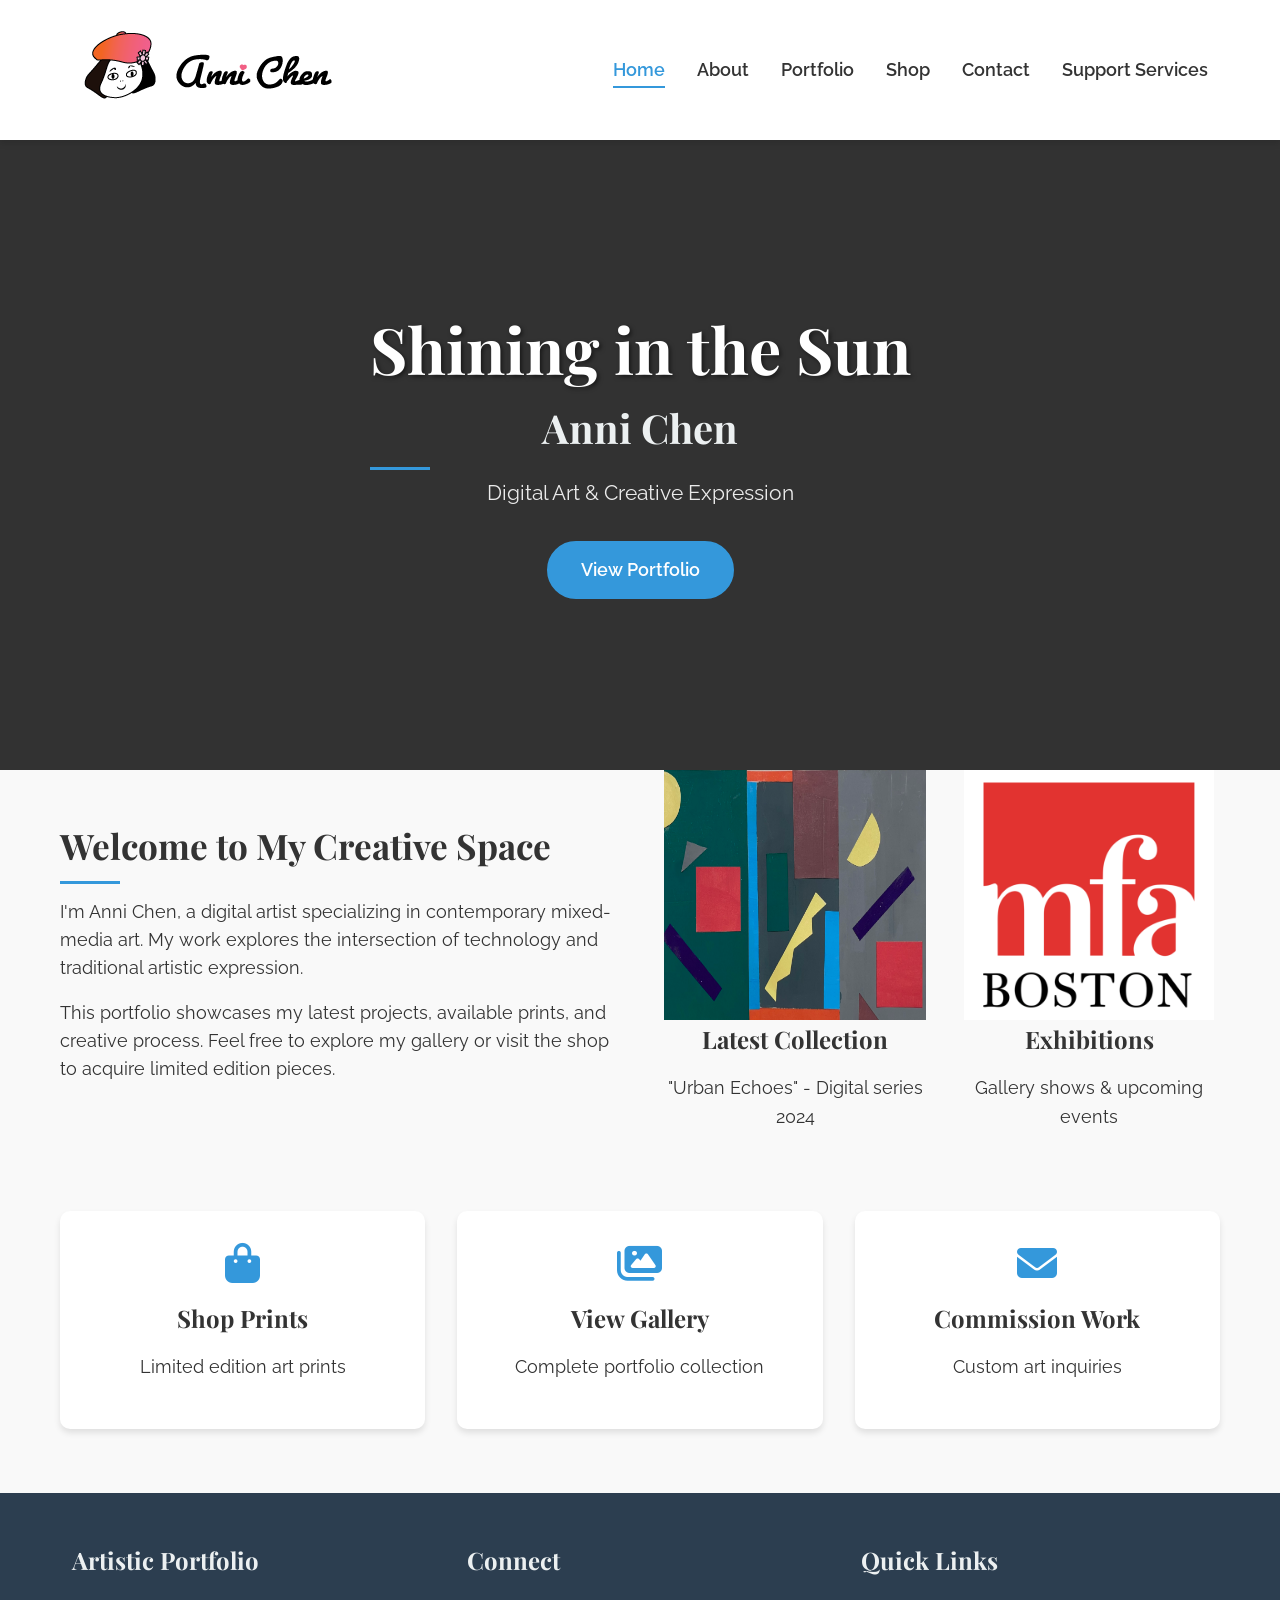
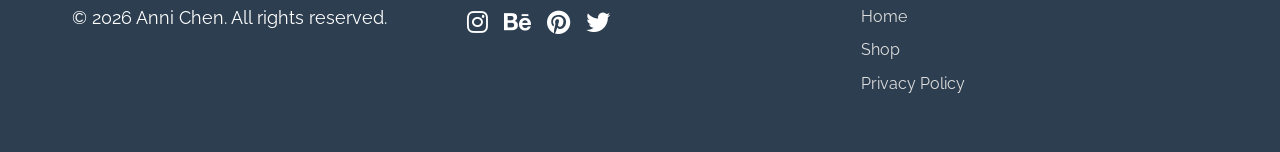
<file: index.html>
<!DOCTYPE html>
<html lang="en">

<head>
    <meta charset="UTF-8">
    <meta name="viewport" content="width=device-width, initial-scale=1.0">
    <meta name="description"
        content="Official portfolio and online shop of Anni Chen, contemporary visual artist and designer based in Boston. Explore digital art, paintings, brand identity, and available fine art prints.">
    <meta name="keywords"
        content="Anni Chen, visual artist, digital art, contemporary art, paintings, brand identity, illustration, fine art prints, art shop, Boston artist">
    <title>Anni Chen Portfolio: Home</title>
    <link rel="stylesheet" href="styles.css">
    <link rel="preconnect" href="https://fonts.googleapis.com">
    <link rel="preconnect" href="https://fonts.gstatic.com" crossorigin>
    <link
        href="https://fonts.googleapis.com/css2?family=Playfair+Display:wght@400;700&family=Raleway:wght@300;400;600&display=swap"
        rel="stylesheet">
    <link rel="stylesheet" href="https://cdnjs.cloudflare.com/ajax/libs/font-awesome/6.4.0/css/all.min.css">
</head>

<body>
    <!-- Navigation Menu -->
    <nav class="main-nav">
        <div class="nav-container">
            <div class="logo">
                <a href="index.html"><img src="images/Mark2026_anni_chen.png" alt="Anni Chen Logo"></a>
            </div>
            <button class="mobile-menu-btn" aria-label="Toggle menu">
                <i class="fas fa-bars"></i>
            </button>
            <ul class="nav-menu">
                <li><a href="index.html" class="active">Home</a></li>
                <li><a href="about.html">About</a></li>
                <li><a href="portfolio.html">Portfolio</a></li>
                <li><a href="shop.html">Shop</a></li>
                <li><a href="contact.html">Contact</a></li>
                <li><a href="services.html">Support Services</a></li>
            </ul>
        </div>
    </nav>
    <!-- Banner Section -->
    <header class="banner" id="home-banner">
        <div class="banner-overlay">
            <div class="banner-content">
                <h1 class="site-title">Shining in the Sun</h1>
                <h2 class="artist-name">Anni Chen</h2>
                <p class="tagline">Digital Art & Creative Expression</p>
                <a href="portfolio.html" class="cta-button">View Portfolio</a>
            </div>
        </div>
    </header>

    <!-- Main Content -->
    <main class="container">
        <section class="intro-section">
            <div class="intro-text">
                <h2>Welcome to My Creative Space</h2>
                <p>I'm Anni Chen, a digital artist specializing in contemporary mixed-media art. My work explores
                    the intersection of technology and traditional artistic expression.</p>
                <p>This portfolio showcases my latest projects, available prints, and creative process. Feel free to
                    explore my gallery or visit the shop to acquire limited edition pieces.</p>
            </div>
            <div class="featured-work">
                <div class="work-preview">
                    <a href="shop.html"><img class="product-image"
                            style="height:250px; display: block; margin-left: auto; margin-right: auto;"
                            src="images/shop_urban_echoes.jpg" alt="urban_echoes"></a>
                    <h3>Latest Collection</h3>
                    <p>"Urban Echoes" - Digital series 2024</p>
                </div>
                <div class="work-preview">
                    <a href="https://www.mfa.org/exhibitions/upcoming" target="_blank" rel="noopener noreferrer"><img
                            class="product-image"
                            style="height: 250px; display: block; margin-left: auto; margin-right: auto;"
                            src="images/mfa_boston_logo.png" alt="mfa_boston_logo"></a>
                    <h3>Exhibitions</h3>
                    <p>Gallery shows & upcoming events</p>
                </div>
            </div>
        </section>

        <section class="quick-links">
            <a href="shop.html" class="link-card">
                <i class="fas fa-shopping-bag"></i>
                <h3>Shop Prints</h3>
                <p>Limited edition art prints</p>
            </a>
            <a href="portfolio.html" class="link-card">
                <i class="fas fa-images"></i>
                <h3>View Gallery</h3>
                <p>Complete portfolio collection</p>
            </a>
            <a href="contact.html" class="link-card">
                <i class="fas fa-envelope"></i>
                <h3>Commission Work</h3>
                <p>Custom art inquiries</p>
            </a>
        </section>
    </main>

    <!-- Footer -->
    <footer>
        <div class="footer-content">
            <div class="footer-section">
                <h3>Artistic Portfolio</h3>
                <p>© 2026 Anni Chen. All rights reserved.</p>
            </div>
            <div class="footer-section">
                <h3>Connect</h3>
                <div class="social-links">
                    <a href="#"><i class="fab fa-instagram"></i></a>
                    <a href="#"><i class="fab fa-behance"></i></a>
                    <a href="#"><i class="fab fa-pinterest"></i></a>
                    <a href="#"><i class="fab fa-twitter"></i></a>
                </div>
            </div>
            <div class="footer-section">
                <h3>Quick Links</h3>
                <ul>
                    <li><a href="index.html">Home</a></li>
                    <li><a href="shop.html">Shop</a></li>
                    <li><a href="#privacy">Privacy Policy</a></li>
                </ul>
            </div>
        </div>
    </footer>

    <script>
        // Mobile menu toggle
        document.querySelector('.mobile-menu-btn').addEventListener('click', function () {
            document.querySelector('.nav-menu').classList.toggle('show');
        });
    </script>
</body>

</html>
</file>
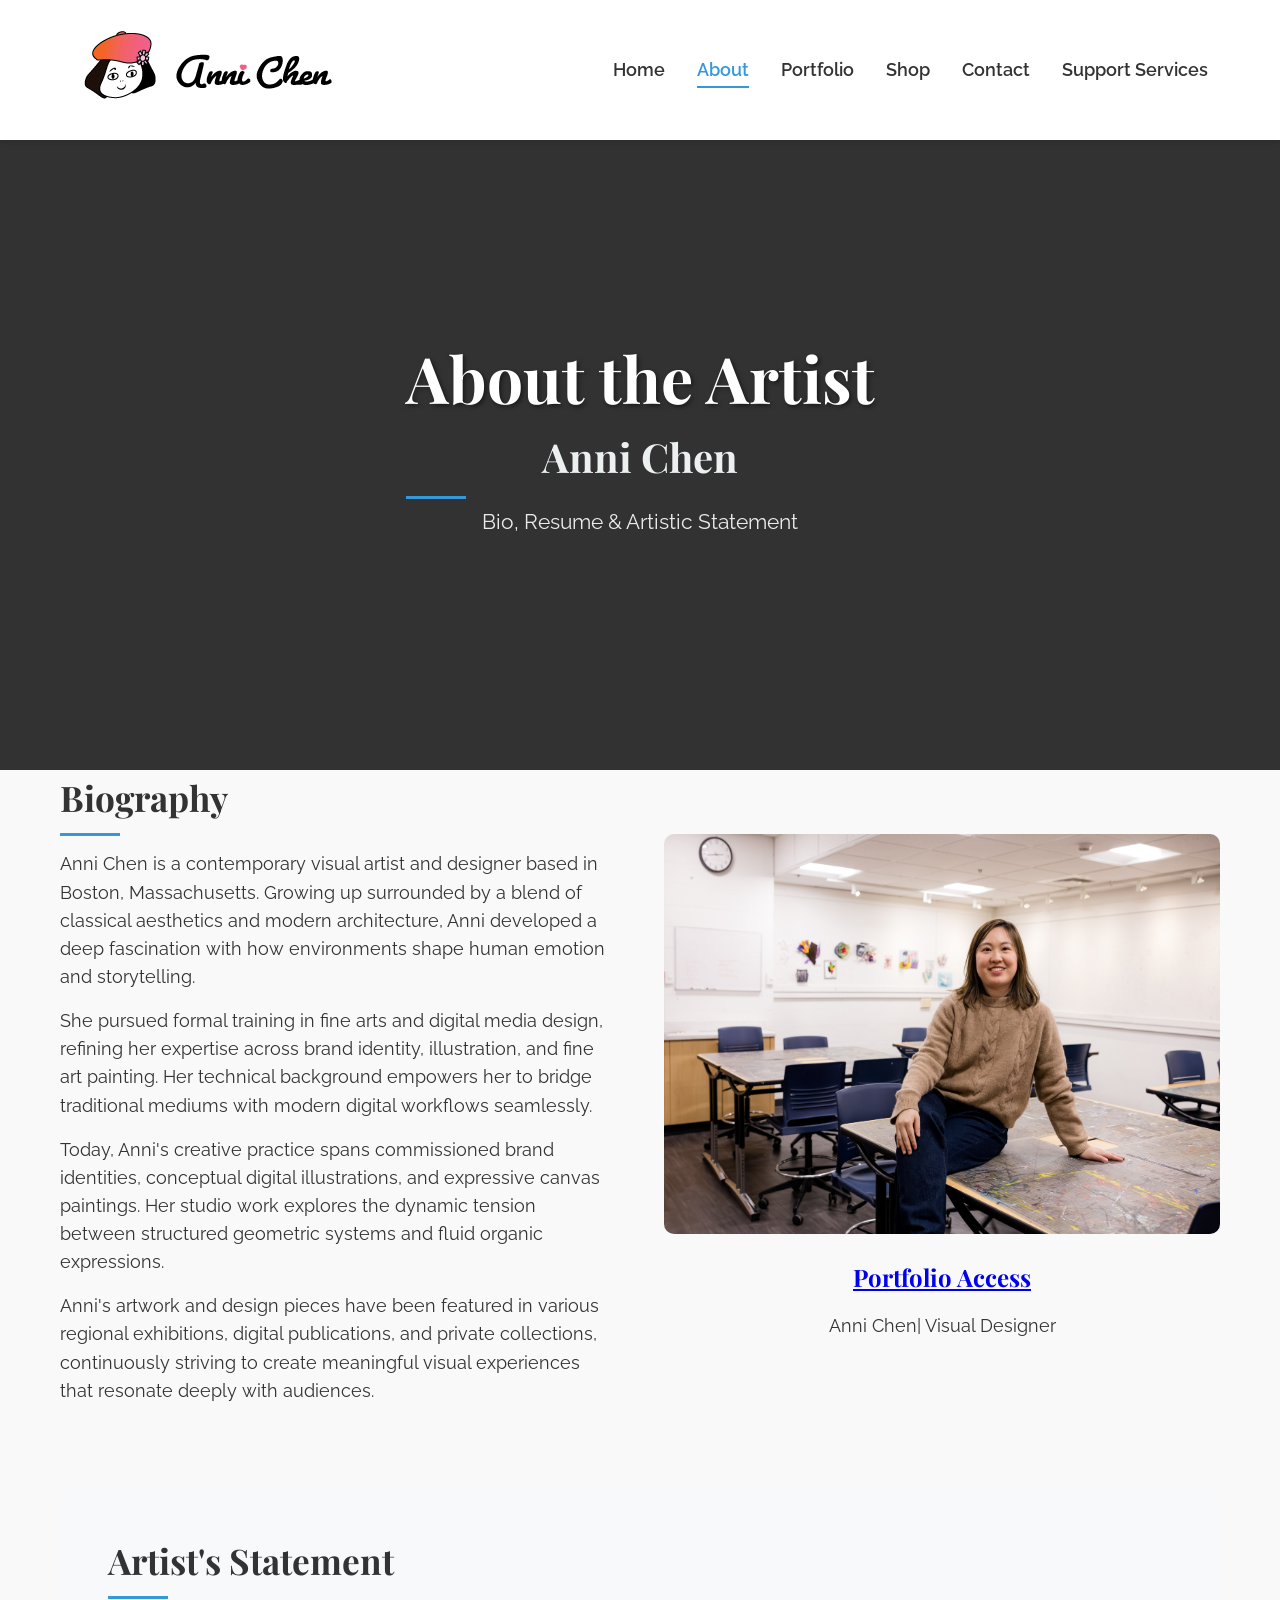
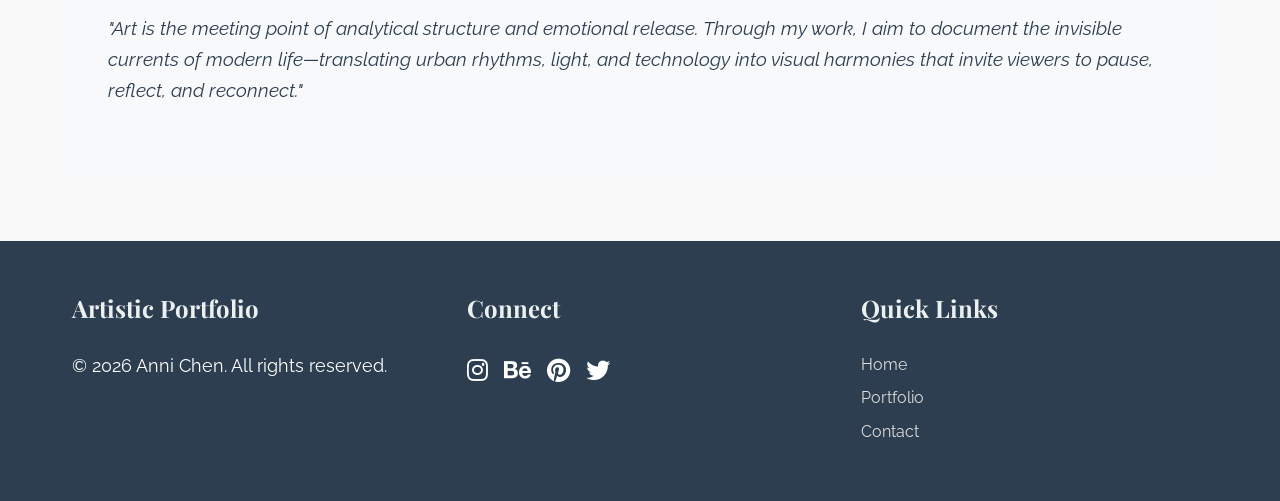
<file: about.html>
<!DOCTYPE html>
<html lang="en">

<head>
    <meta charset="UTF-8">
    <meta name="viewport" content="width=device-width, initial-scale=1.0">
    <meta name="description"
        content="Official portfolio and online shop of Anni Chen, contemporary visual artist and designer based in Boston. Explore digital art, paintings, brand identity, and available fine art prints.">
    <meta name="keywords"
        content="Anni Chen, visual artist, digital art, contemporary art, paintings, brand identity, illustration, fine art prints, art shop, Boston artist">
    <title>Anni Chen Portfolio: About</title>
    <link rel="stylesheet" href="styles.css">
    <link rel="preconnect" href="https://fonts.googleapis.com">
    <link rel="preconnect" href="https://fonts.gstatic.com" crossorigin>
    <link
        href="https://fonts.googleapis.com/css2?family=Playfair+Display:wght@400;700&family=Raleway:wght@300;400;600&display=swap"
        rel="stylesheet">
    <link rel="stylesheet" href="https://cdnjs.cloudflare.com/ajax/libs/font-awesome/6.4.0/css/all.min.css">
</head>

<body>
    <!-- Navigation Menu -->
    <nav class="main-nav">
        <div class="nav-container">
            <div class="logo">
                <a href="index.html"><img src="images/Mark2026_anni_chen.png" alt="Anni Chen Logo"></a>
            </div>
            <button class="mobile-menu-btn" aria-label="Toggle menu">
                <i class="fas fa-bars"></i>
            </button>
            <ul class="nav-menu">
                <li><a href="index.html">Home</a></li>
                <li><a href="about.html" class="active">About</a></li>
                <li><a href="portfolio.html">Portfolio</a></li>
                <li><a href="shop.html">Shop</a></li>
                <li><a href="contact.html">Contact</a></li>
                <li><a href="services.html">Support Services</a></li>
            </ul>
        </div>
    </nav>

    <!-- Banner Section -->
    <header class="banner" id="about-banner">
        <div class="banner-overlay">
            <div class="banner-content">
                <h1 class="site-title">About the Artist</h1>
                <h2 class="artist-name">Anni Chen</h2>
                <p class="tagline">Bio, Resume & Artistic Statement</p>
            </div>
        </div>
    </header>

    <!-- Main Content -->
    <main class="container">
        <section class="intro-section">
            <div class="intro-text">
                <h2>Biography</h2>
                <p>Anni Chen is a contemporary visual artist and designer based in Boston, Massachusetts. Growing up
                    surrounded by a blend of classical aesthetics and modern architecture, Anni developed a deep
                    fascination with how environments shape human emotion and storytelling.</p>
                <p>She pursued formal training in fine arts and digital media design, refining her expertise across
                    brand identity, illustration, and fine art painting. Her technical background empowers her to bridge
                    traditional mediums with modern digital workflows seamlessly.</p>
                <p>Today, Anni's creative practice spans commissioned brand identities, conceptual digital
                    illustrations, and expressive canvas paintings. Her studio work explores the dynamic tension between
                    structured geometric systems and fluid organic expressions.</p>
                <p>Anni's artwork and design pieces have been featured in various regional exhibitions, digital
                    publications, and private collections, continuously striving to create meaningful visual experiences
                    that resonate deeply with audiences.</p>
            </div>
            <div class="featured-work">
                <div class="work-preview" style="flex: 1;">
                    <img class="about-image" src="images/about_anni_chen.jpg" style="height:400px;"alt="about anni chen photo">
                    <a href="https://drive.google.com/file/d/1F79WGwnAUBIxS-E0ab_haWUGk7FGewJO/view" target="_blank"
                        rel="noopener noreferrer">
                        <h3>Portfolio Access</h3>
                    </a>
                    <p>Anni Chen| Visual Designer</p>
                </div>
            </div>
        </section>

        <section class="shipping-info" style="margin-top: 3rem;">
            <h2>Artist's Statement</h2>
            <blockquote style="font-style: italic; font-size: 1.2rem; margin: 1.5rem 0; color: var(--primary-color);">
                "Art is the meeting point of analytical structure and emotional release. Through my work, I aim to
                document the invisible currents of modern life—translating urban rhythms, light, and technology into
                visual harmonies that invite viewers to pause, reflect, and reconnect."
            </blockquote>
        </section>
    </main>

    <!-- Footer -->
    <footer>
        <div class="footer-content">
            <div class="footer-section">
                <h3>Artistic Portfolio</h3>
                <p>© 2026 Anni Chen. All rights reserved.</p>
            </div>
            <div class="footer-section">
                <h3>Connect</h3>
                <div class="social-links">
                    <a href="#"><i class="fab fa-instagram"></i></a>
                    <a href="#"><i class="fab fa-behance"></i></a>
                    <a href="#"><i class="fab fa-pinterest"></i></a>
                    <a href="#"><i class="fab fa-twitter"></i></a>
                </div>
            </div>
            <div class="footer-section">
                <h3>Quick Links</h3>
                <ul>
                    <li><a href="index.html">Home</a></li>
                    <li><a href="portfolio.html">Portfolio</a></li>
                    <li><a href="contact.html">Contact</a></li>
                </ul>
            </div>
        </div>
    </footer>

    <script>
        document.querySelector('.mobile-menu-btn').addEventListener('click', function () {
            document.querySelector('.nav-menu').classList.toggle('show');
        });
    </script>
</body>

</html>
</file>
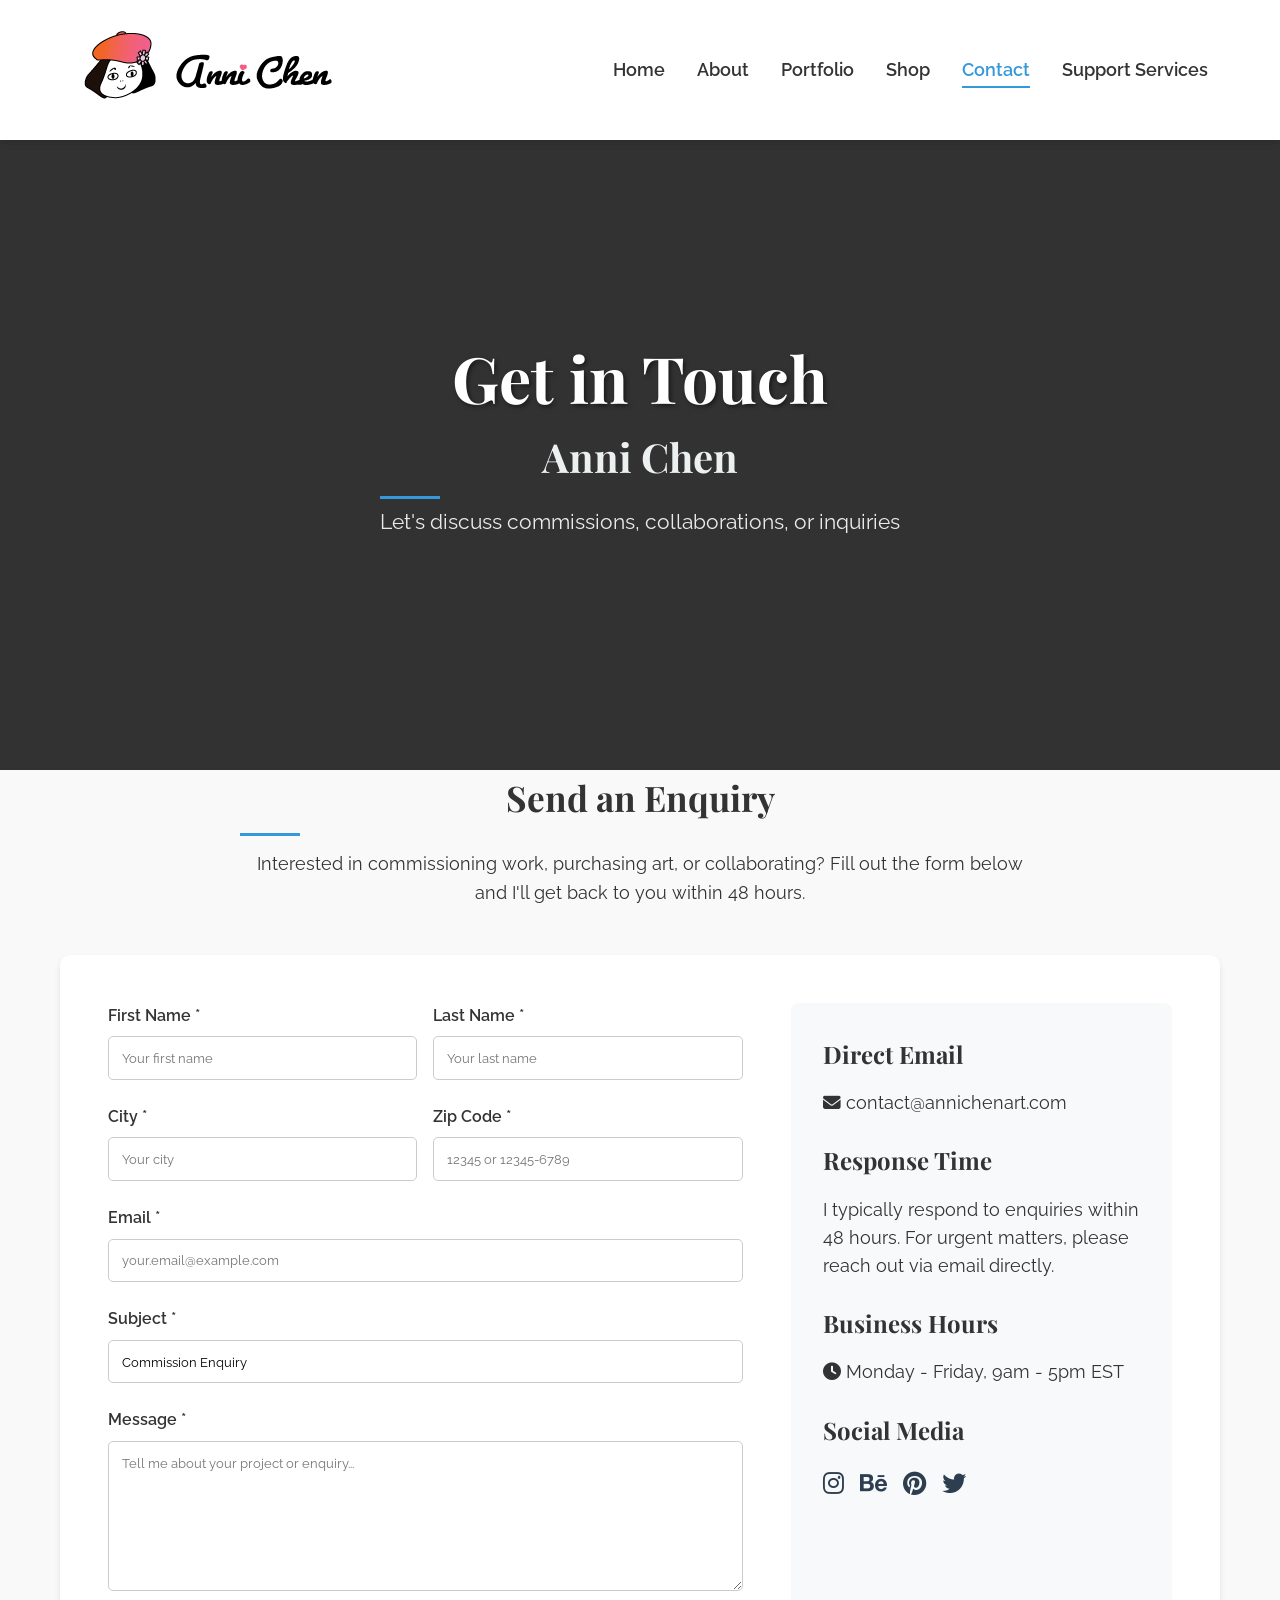
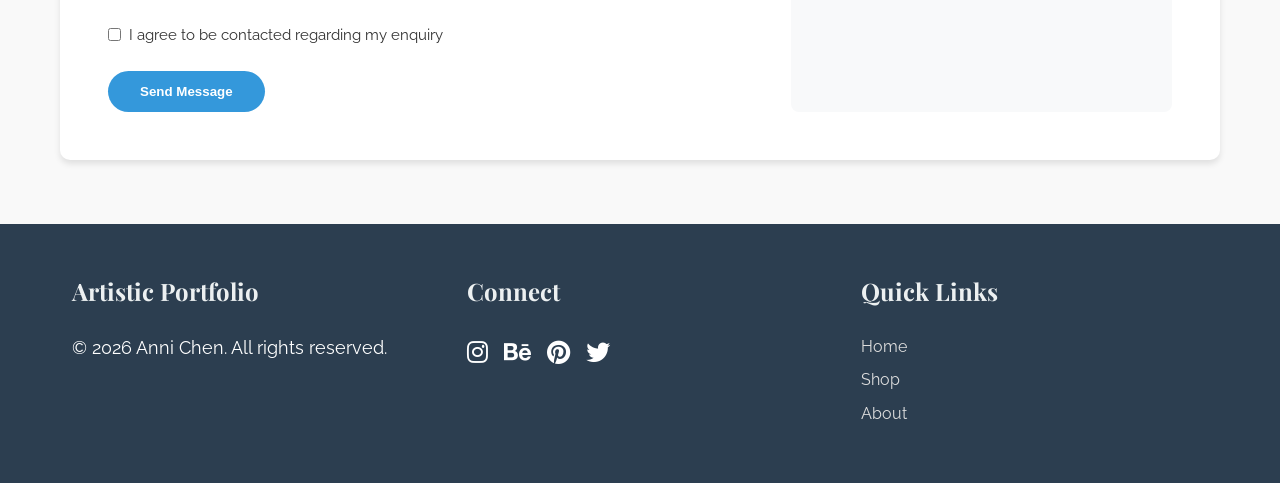
<file: contact.html>
<!DOCTYPE html>
<html lang="en">

<head>
    <meta charset="UTF-8">
    <meta name="viewport" content="width=device-width, initial-scale=1.0">
    <meta name="description"
        content="Official portfolio and online shop of Anni Chen, contemporary visual artist and designer based in Boston. Explore digital art, paintings, brand identity, and available fine art prints.">
    <meta name="keywords"
        content="Anni Chen, visual artist, digital art, contemporary art, paintings, brand identity, illustration, fine art prints, art shop, Boston artist">
    <title>Anni Chen Portfolio: Contact</title>
    <link rel="stylesheet" href="styles.css">
    <link rel="preconnect" href="https://fonts.googleapis.com">
    <link rel="preconnect" href="https://fonts.gstatic.com" crossorigin>
    <link
        href="https://fonts.googleapis.com/css2?family=Playfair+Display:wght@400;700&family=Raleway:wght@300;400;600&display=swap"
        rel="stylesheet">
    <link rel="stylesheet" href="https://cdnjs.cloudflare.com/ajax/libs/font-awesome/6.4.0/css/all.min.css">
</head>

<body>
    <!-- Navigation Menu -->
    <nav class="main-nav">
        <div class="nav-container">
            <div class="logo">
                <a href="index.html"><img src="images/Mark2026_anni_chen.png" alt="Anni Chen Logo"></a>
            </div>
            <button class="mobile-menu-btn" aria-label="Toggle menu">
                <i class="fas fa-bars"></i>
            </button>
            <ul class="nav-menu">
                <li><a href="index.html">Home</a></li>
                <li><a href="about.html">About</a></li>
                <li><a href="portfolio.html">Portfolio</a></li>
                <li><a href="shop.html">Shop</a></li>
                <li><a href="contact.html" class="active">Contact</a></li>
                <li><a href="services.html">Support Services</a></li>
            </ul>
        </div>
    </nav>

    <!-- Banner Section -->
    <header class="banner" id="contact-banner">
        <div class="banner-overlay">
            <div class="banner-content">
                <h1 class="site-title">Get in Touch</h1>
                <h2 class="artist-name">Anni Chen</h2>
                <p class="tagline">Let's discuss commissions, collaborations, or inquiries</p>
            </div>
        </div>
    </header>

    <!-- Main Content -->
    <main class="container">
        <section class="shop-intro">
            <h2>Send an Enquiry</h2>
            <p>Interested in commissioning work, purchasing art, or collaborating? Fill out the form below and I'll get
                back to you within 48 hours.</p>
        </section>

        <div class="contact-wrapper">
            <div class="contact-form-section">
                <form id="enquiry-form" novalidate>
                    <div class="form-row">
                        <div class="form-group" id="group-firstname">
                            <label for="firstname">First Name *</label>
                            <input type="text" id="firstname" name="firstname" placeholder="Your first name" required>
                            <div class="error-message" id="error-firstname">Please enter your first name.</div>
                        </div>
                        <div class="form-group" id="group-lastname">
                            <label for="lastname">Last Name *</label>
                            <input type="text" id="lastname" name="lastname" placeholder="Your last name" required>
                            <div class="error-message" id="error-lastname">Please enter your last name.</div>
                        </div>
                    </div>
                    <div class="form-row">
                        <div class="form-group" id="group-city">
                            <label for="city">City *</label>
                            <input type="text" id="city" name="city" placeholder="Your city" required>
                            <div class="error-message" id="error-city">Please enter your city.</div>
                        </div>
                        <div class="form-group" id="group-zipcode">
                            <label for="zipcode">Zip Code *</label>
                            <input type="text" id="zipcode" name="zipcode" placeholder="12345 or 12345-6789" required>
                            <div class="error-message" id="error-zipcode">Please enter a valid 5-digit zip code or
                                9-digit zip code with hyphen.</div>
                        </div>
                    </div>
                    <div class="form-group" id="group-email">
                        <label for="email">Email *</label>
                        <input type="email" id="email" name="email" placeholder="your.email@example.com" required>
                        <div class="error-message" id="error-email">Please enter a valid email address.</div>
                    </div>
                    <div class="form-group" id="group-subject">
                        <label for="subject">Subject *</label>
                        <input type="text" id="subject" name="subject" value="Commission Enquiry" required>
                        <div class="error-message" id="error-subject">Please enter a subject.</div>
                    </div>
                    <div class="form-group" id="group-message">
                        <label for="message">Message *</label>
                        <textarea id="message" name="message" placeholder="Tell me about your project or enquiry..."
                            required></textarea>
                        <div class="error-message" id="error-message">Please enter a message.</div>
                    </div>
                    <div class="checkbox-group">
                        <input type="checkbox" id="consent" required>
                        <label for="consent" style="font-weight: normal; font-size: 0.95rem;">I agree to be contacted
                            regarding my enquiry</label>
                    </div>
                    <button type="submit" class="submit-btn">Send Message</button>
                </form>
            </div>

            <div class="contact-info-section">
                <h3>Direct Email</h3>
                <p><i class="fas fa-envelope"></i> contact@annichenart.com</p>

                <h3 style="margin-top: 1.5rem;">Response Time</h3>
                <p>I typically respond to enquiries within 48 hours. For urgent matters, please reach out via email
                    directly.</p>

                <h3 style="margin-top: 1.5rem;">Business Hours</h3>
                <p><i class="fas fa-clock"></i> Monday - Friday, 9am - 5pm EST</p>

                <h3 style="margin-top: 1.5rem;">Social Media</h3>
                <div class="social-links" style="color: var(--primary-color);">
                    <a href="#" style="color: var(--primary-color);"><i class="fab fa-instagram"></i></a>
                    <a href="#" style="color: var(--primary-color);"><i class="fab fa-behance"></i></a>
                    <a href="#" style="color: var(--primary-color);"><i class="fab fa-pinterest"></i></a>
                    <a href="#" style="color: var(--primary-color);"><i class="fab fa-twitter"></i></a>
                </div>
            </div>
        </div>
    </main>

    <!-- Footer -->
    <footer>
        <div class="footer-content">
            <div class="footer-section">
                <h3>Artistic Portfolio</h3>
                <p>© 2026 Anni Chen. All rights reserved.</p>
            </div>
            <div class="footer-section">
                <h3>Connect</h3>
                <div class="social-links">
                    <a href="#"><i class="fab fa-instagram"></i></a>
                    <a href="#"><i class="fab fa-behance"></i></a>
                    <a href="#"><i class="fab fa-pinterest"></i></a>
                    <a href="#"><i class="fab fa-twitter"></i></a>
                </div>
            </div>
            <div class="footer-section">
                <h3>Quick Links</h3>
                <ul>
                    <li><a href="index.html">Home</a></li>
                    <li><a href="shop.html">Shop</a></li>
                    <li><a href="about.html">About</a></li>
                </ul>
            </div>
        </div>
    </footer>

    <script>
        document.querySelector('.mobile-menu-btn').addEventListener('click', function () {
            document.querySelector('.nav-menu').classList.toggle('show');
        });

        // Helper function to capitalize the first letter of each word
        function capitalizeFirstLetter(val) {
            return val.trim().toLowerCase().replace(/(^\w{1})|(\s+\w{1})/g, letter => letter.toUpperCase());
        }

        // Auto-format First Name, Last Name, and City on blur or input
        ['firstname', 'lastname', 'city'].forEach(id => {
            const inputElement = document.getElementById(id);
            inputElement.addEventListener('blur', function () {
                if (this.value.trim() !== '') {
                    this.value = capitalizeFirstLetter(this.value);
                }
            });
        });

        // Form submission and validation logic
        document.getElementById('enquiry-form').addEventListener('submit', function (e) {
            e.preventDefault();

            let isValid = true;

            // Elements
            const firstNameEl = document.getElementById('firstname');
            const lastNameEl = document.getElementById('lastname');
            const cityEl = document.getElementById('city');
            const zipEl = document.getElementById('zipcode');
            const emailEl = document.getElementById('email');
            const subjectEl = document.getElementById('subject');
            const messageEl = document.getElementById('message');
            const consentEl = document.getElementById('consent');

            // Reset formatting before validation
            firstNameEl.value = capitalizeFirstLetter(firstNameEl.value);
            lastNameEl.value = capitalizeFirstLetter(lastNameEl.value);
            cityEl.value = capitalizeFirstLetter(cityEl.value);

            // Clear previous errors
            document.querySelectorAll('.form-group').forEach(group => group.classList.remove('error'));

            // 1. First Name Validation
            if (firstNameEl.value.trim() === '') {
                document.getElementById('group-firstname').classList.add('error');
                isValid = false;
            }

            // 2. Last Name Validation
            if (lastNameEl.value.trim() === '') {
                document.getElementById('group-lastname').classList.add('error');
                isValid = false;
            }

            // 3. City Validation
            if (cityEl.value.trim() === '') {
                document.getElementById('group-city').classList.add('error');
                isValid = false;
            }

            // 4. Zip Code Validation (US 5-digit or 9-digit format)
            const zipRegex = /^\d{5}(-\d{4})?$/;
            if (!zipRegex.test(zipEl.value.trim())) {
                document.getElementById('group-zipcode').classList.add('error');
                isValid = false;
            }

            // 5. Email Validation
            const emailRegex = /^[^\s@]+@[^\s@]+\.[^\s@]+$/;
            if (!emailRegex.test(emailEl.value.trim())) {
                document.getElementById('group-email').classList.add('error');
                isValid = false;
            }

            // 6. Subject & Message Validation
            if (subjectEl.value.trim() === '') {
                document.getElementById('group-subject').classList.add('error');
                isValid = false;
            }
            if (messageEl.value.trim() === '') {
                document.getElementById('group-message').classList.add('error');
                isValid = false;
            }

            // 7. Checkbox Consent
            if (!consentEl.checked) {
                alert('Please agree to be contacted regarding your enquiry.');
                isValid = false;
            }

            // Final check
            if (isValid) {
                alert('Thank you! Your message has been successfully validated and sent. I will get back to you within 48 hours.');
                this.reset();
            }
        });
    </script>
</body>

</html>
</file>
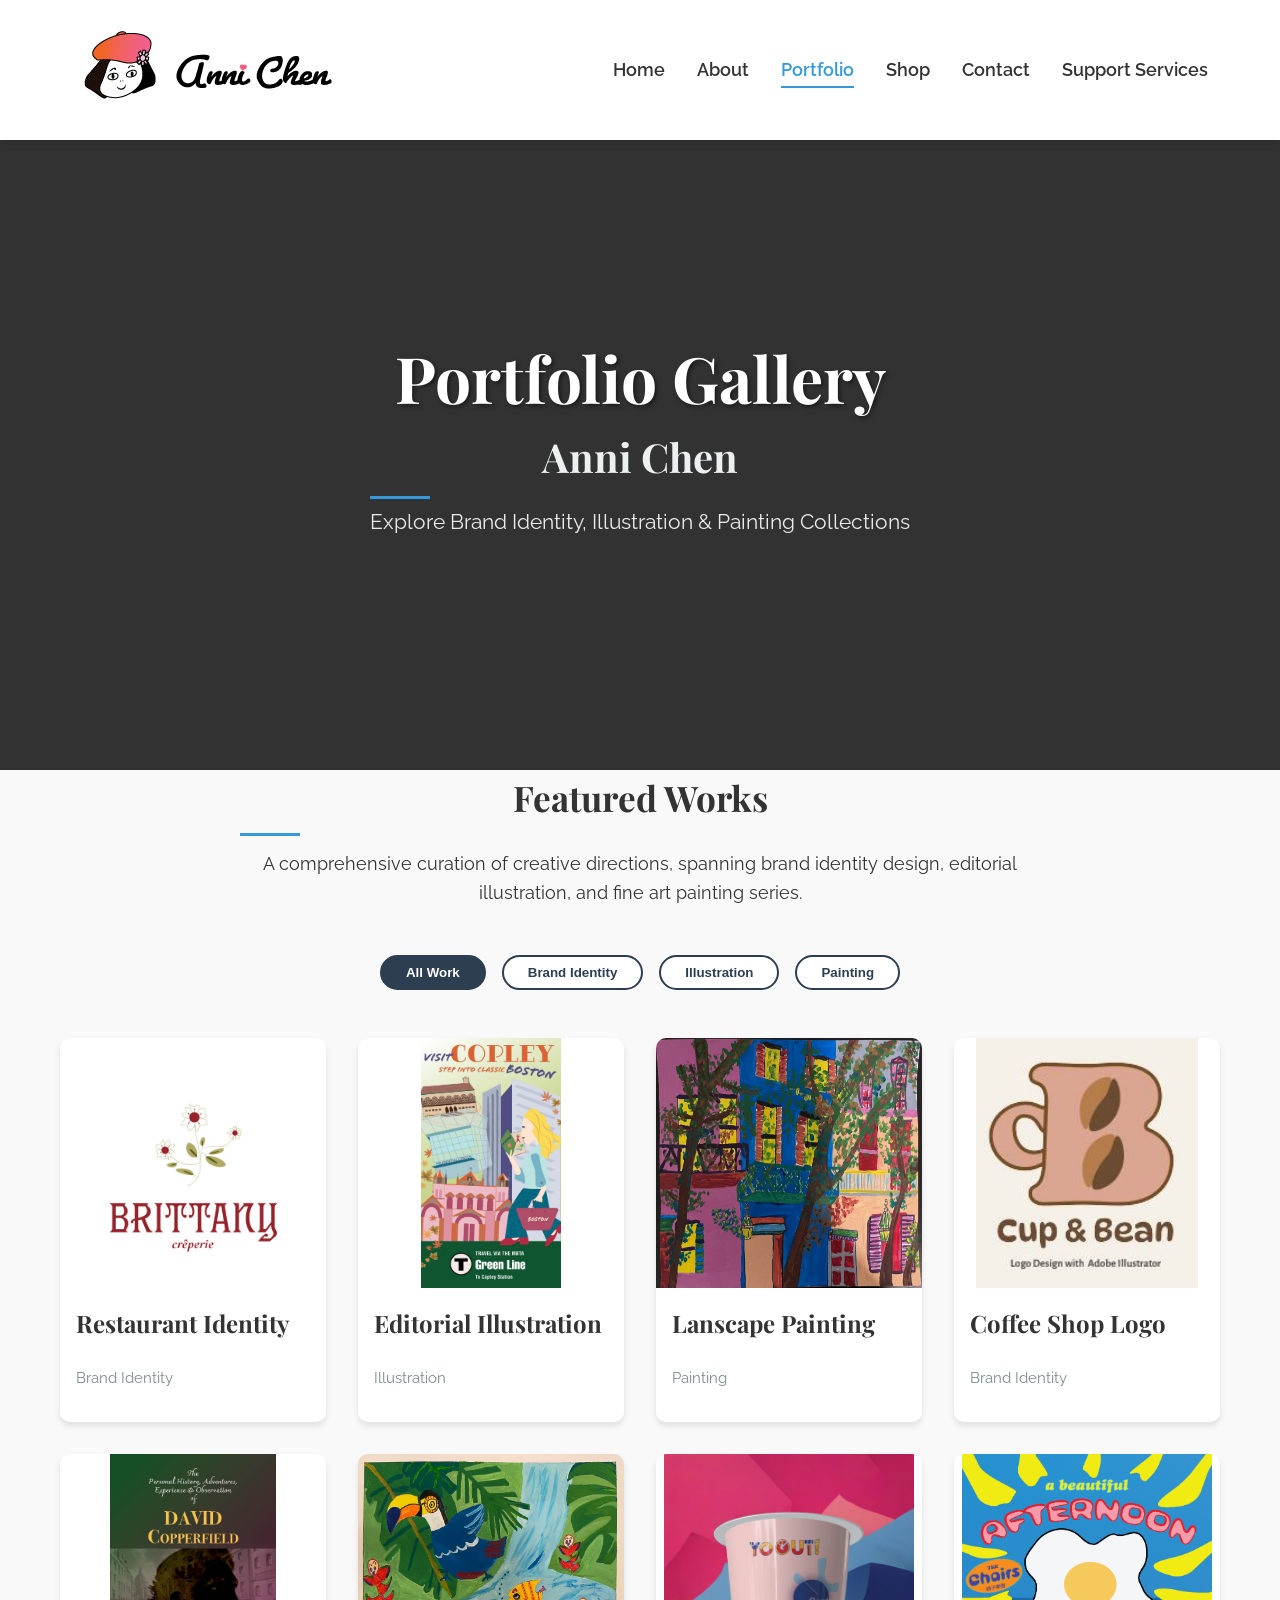
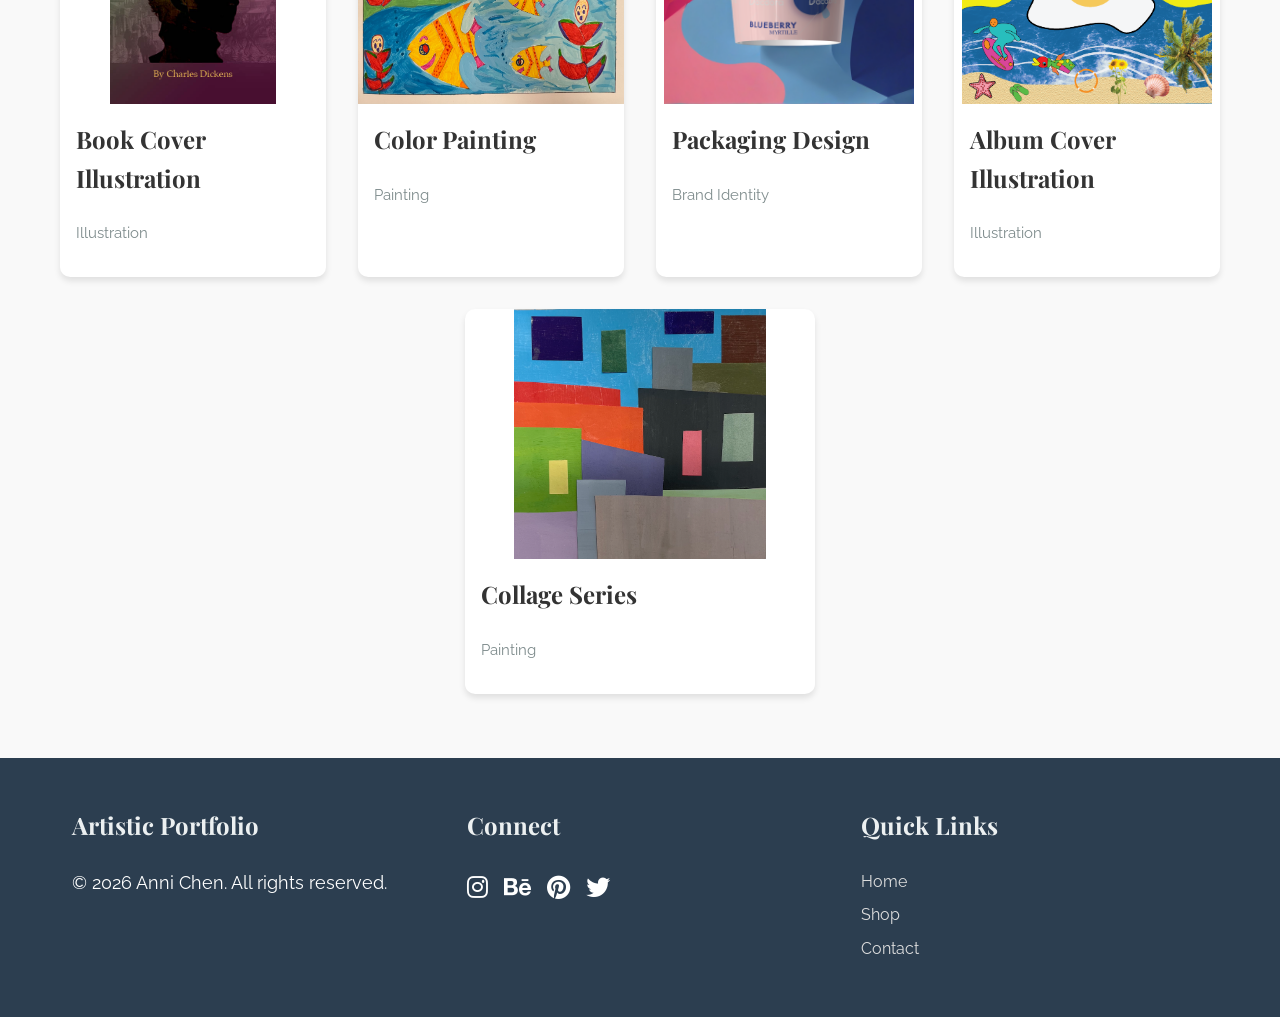
<file: portfolio.html>
<!DOCTYPE html>
<html lang="en">

<head>
    <meta charset="UTF-8">
    <meta name="viewport" content="width=device-width, initial-scale=1.0">
    <meta name="description"
        content="Official portfolio and online shop of Anni Chen, contemporary visual artist and designer based in Boston. Explore digital art, paintings, brand identity, and available fine art prints.">
    <meta name="keywords"
        content="Anni Chen, visual artist, digital art, contemporary art, paintings, brand identity, illustration, fine art prints, art shop, Boston artist">
    <title>Anni Chen Portfolio: Gallery</title>
    <link rel="stylesheet" href="styles.css">
    <link rel="preconnect" href="https://fonts.googleapis.com">
    <link rel="preconnect" href="https://fonts.gstatic.com" crossorigin>
    <link
        href="https://fonts.googleapis.com/css2?family=Playfair+Display:wght@400;700&family=Raleway:wght@300;400;600&display=swap"
        rel="stylesheet">
    <link rel="stylesheet" href="https://cdnjs.cloudflare.com/ajax/libs/font-awesome/6.4.0/css/all.min.css">
</head>

<body>
    <!-- Navigation Menu -->
    <nav class="main-nav">
        <div class="nav-container">
            <div class="logo">
                <a href="index.html"><img src="images/Mark2026_anni_chen.png" alt="Anni Chen Logo"></a>
            </div>
            <button class="mobile-menu-btn" aria-label="Toggle menu">
                <i class="fas fa-bars"></i>
            </button>
            <ul class="nav-menu">
                <li><a href="index.html">Home</a></li>
                <li><a href="about.html">About</a></li>
                <li><a href="portfolio.html" class="active">Portfolio</a></li>
                <li><a href="shop.html">Shop</a></li>
                <li><a href="contact.html">Contact</a></li>
                <li><a href="services.html">Support Services</a></li>
            </ul>
        </div>
    </nav>

    <!-- Banner Section -->
    <header class="banner" id="portfolio-banner">
        <div class="banner-overlay">
            <div class="banner-content">
                <h1 class="site-title">Portfolio Gallery</h1>
                <h2 class="artist-name">Anni Chen</h2>
                <p class="tagline">Explore Brand Identity, Illustration & Painting Collections</p>
            </div>
        </div>
    </header>

    <!-- Main Content -->
    <main class="container">
        <section class="shop-intro">
            <h2>Featured Works</h2>
            <p>A comprehensive curation of creative directions, spanning brand identity design, editorial illustration,
                and fine art painting series.</p>
        </section>

        <!-- Filter Navigation -->
        <div class="filter-buttons">
            <button class="filter-btn active">All Work</button>
            <button class="filter-btn">Brand Identity</button>
            <button class="filter-btn">Illustration</button>
            <button class="filter-btn">Painting</button>
        </div>

        <!-- Portfolio Grid matching wireframe specs -->
        <section class="products-grid">
            <div class="products-container">
                <!-- Project 1 -->
                <div class="product-card" style="max-width: 350px;" data-category="Brand Identity">
                    <img class="product-image"
                        style="height: 250px; display: block; margin-left: auto; margin-right: auto;"
                        src="images/brand_brittany_logo.jpg" alt="brand_brittany_logo">
                    <h3 style="padding-top: 1rem;">Restaurant Identity</h3>
                    <p class="product-desc" style="padding-bottom: 1rem;">Brand Identity</p>
                </div>
                <!-- Project 2 -->
                <div class="product-card" style="max-width: 350px;" data-category="Illustration">
                    <img class="product-image"
                        style="height: 250px; display: block; margin-left: auto; margin-right: auto;"
                        src="images/illustration_anni_chen_visit_copley.JPG" alt="illustration_anni_chen_visit_copley">
                    <h3 style="padding-top: 1rem;">Editorial Illustration</h3>
                    <p class="product-desc" style="padding-bottom: 1rem;">Illustration</p>
                </div>
                <!-- Project 3 -->
                <div class="product-card" style="max-width: 350px;" data-category="Painting">
                    <img class="product-image"
                        style="height: 250px; display: block; margin-left: auto; margin-right: auto;"
                        src="images/painting_Lanscape Fauvism_Beacon Hill Boston_Anni CHen.jpg" alt="painting_Lanscape">
                    <h3 style="padding-top: 1rem;">Lanscape Painting</h3>
                    <p class="product-desc" style="padding-bottom: 1rem;">Painting</p>
                </div>
                <!-- Project 4 -->
                <div class="product-card" style="max-width: 350px;" data-category="Brand Identity">
                    <img class="product-image"
                        style="height: 250px; display: block; margin-left: auto; margin-right: auto;"
                        src="images/brand_cup_and_bean_logo.JPG" alt="brand_cup_and_bean_logo">
                    <h3 style="padding-top: 1rem;">Coffee Shop Logo</h3>
                    <p class="product-desc" style="padding-bottom: 1rem;">Brand Identity</p>
                </div>
                <!-- Project 5 -->
                <div class="product-card" style="max-width: 350px;" data-category="Illustration">
                    <img class="product-image"
                        style="height: 250px; display: block; margin-left: auto; margin-right: auto;"
                        src="images/illustration_Book Cover_David Copperfield.jpg" alt="illustration_Book_cover">
                    <h3 style="padding-top: 1rem;">Book Cover Illustration</h3>
                    <p class="product-desc" style="padding-bottom: 1rem;">Illustration</p>
                </div>
                <!-- Project 6 -->
                <div class="product-card" style="max-width: 350px;" data-category="Painting">
                    <img class="product-image"
                        style="height: 250px; display: block; margin-left: auto; margin-right: auto;"
                        src="images/painting_fishes.jpg" alt="painting_fishes">
                    <h3 style="padding-top: 1rem;">Color Painting</h3>
                    <p class="product-desc" style="padding-bottom: 1rem;">Painting</p>
                </div>
                <!-- Project 7 -->
                <div class="product-card" style="max-width: 350px;" data-category="Brand Identity">
                    <img class="product-image"
                        style="height: 250px; display: block; margin-left: auto; margin-right: auto;"
                        src="images/brand_yogut_packaging.png" alt="brand_yogut_packaging">
                    <h3 style="padding-top: 1rem;">Packaging Design</h3>
                    <p class="product-desc" style="padding-bottom: 1rem;">Brand Identity</p>
                </div>
                <!-- Project 8 -->
                <div class="product-card" style="max-width: 350px;" data-category="Illustration">
                    <img class="product-image"
                        style="height: 250px; display: block; margin-left: auto; margin-right: auto;"
                        src="images/illustration_album_cover.png" alt="illustration_album_cover">
                    <h3 style="padding-top: 1rem;">Album Cover Illustration</h3>
                    <p class="product-desc" style="padding-bottom: 1rem;">Illustration</p>
                </div>
                <!-- Project 9 -->
                <div class="product-card" style="max-width: 350px;" data-category="Painting">
                    <img class="product-image"
                        style="height: 250px; display: block; margin-left: auto; margin-right: auto;"
                        src="images/painting_New_York_Night.png" alt="painting_New_York_Night">
                    <h3 style="padding-top: 1rem;">Collage Series</h3>
                    <p class="product-desc" style="padding-bottom: 1rem;">Painting</p>
                </div>
            </div>
        </section>
    </main>

    <!-- Footer -->
    <footer>
        <div class="footer-content">
            <div class="footer-section">
                <h3>Artistic Portfolio</h3>
                <p>© 2026 Anni Chen. All rights reserved.</p>
            </div>
            <div class="footer-section">
                <h3>Connect</h3>
                <div class="social-links">
                    <a href="#"><i class="fab fa-instagram"></i></a>
                    <a href="#"><i class="fab fa-behance"></i></a>
                    <a href="#"><i class="fab fa-pinterest"></i></a>
                    <a href="#"><i class="fab fa-twitter"></i></a>
                </div>
            </div>
            <div class="footer-section">
                <h3>Quick Links</h3>
                <ul>
                    <li><a href="index.html">Home</a></li>
                    <li><a href="shop.html">Shop</a></li>
                    <li><a href="contact.html">Contact</a></li>
                </ul>
            </div>
        </div>
    </footer>

    <script>
        document.querySelector('.mobile-menu-btn').addEventListener('click', function () {
            document.querySelector('.nav-menu').classList.toggle('show');
        });

        document.addEventListener('DOMContentLoaded', () => {
            const filterButtons = document.querySelectorAll('.filter-btn');
            const productCards = document.querySelectorAll('.product-card');

            filterButtons.forEach(button => {
                button.addEventListener('click', () => {
                    // Remove 'active' class from all buttons
                    filterButtons.forEach(btn => btn.classList.remove('active'));
                    // Add 'active' class to the clicked button
                    button.classList.add('active');

                    const filterValue = button.textContent.trim().toLowerCase();

                    productCards.forEach(card => {
                        const cardCategory = card.getAttribute('data-category').toLowerCase();

                        // If "all work" is selected, or if the card matches the category
                        if (filterValue === 'all work' || cardCategory === filterValue) {
                            card.classList.remove('hide');
                        } else {
                            card.classList.add('hide');
                        }
                    });
                });
            });
        });
    </script>
</body>

</html>
</file>
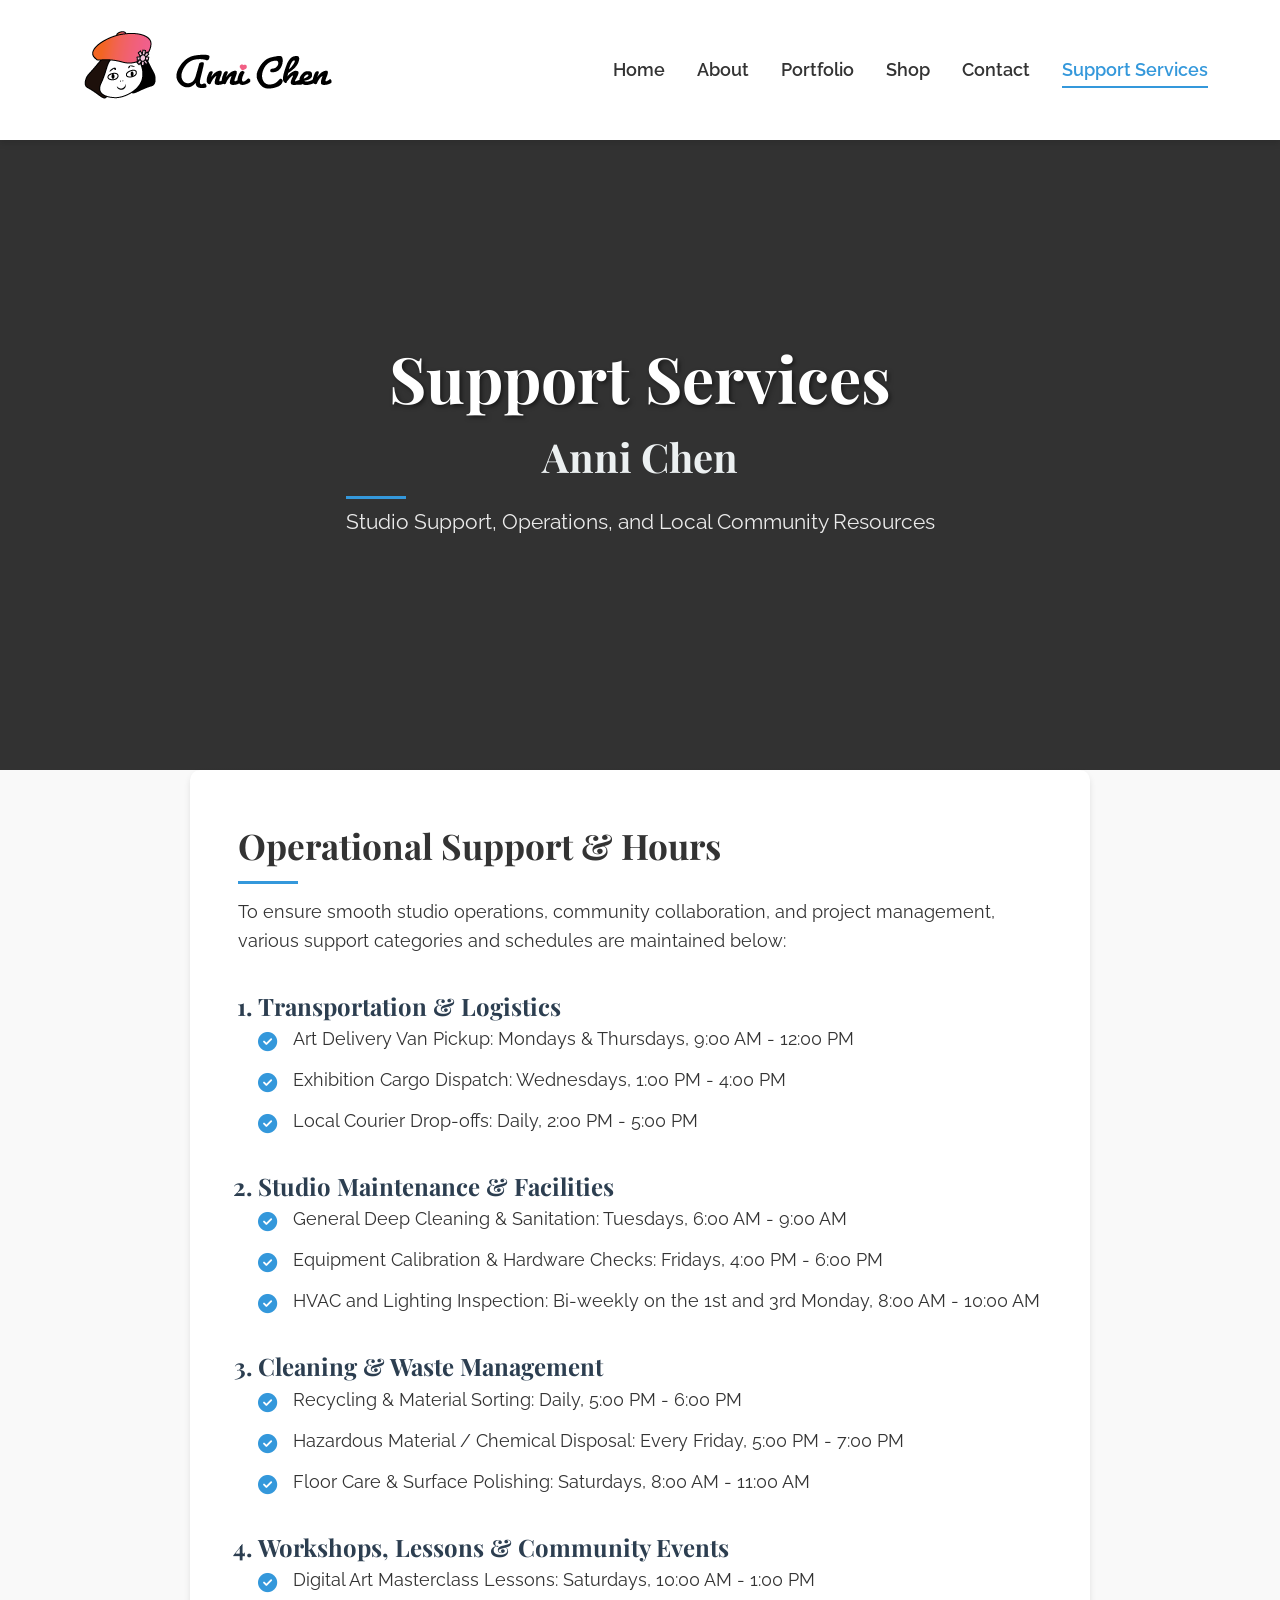
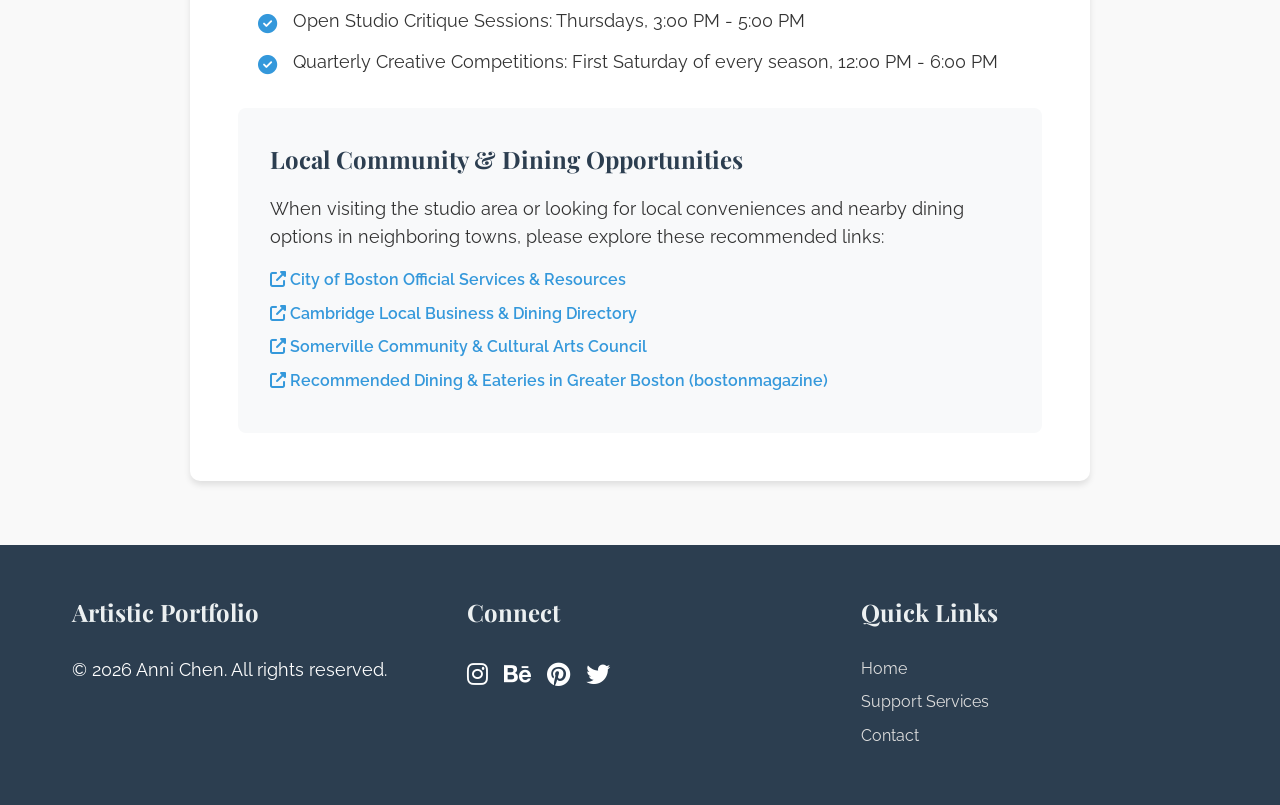
<file: services.html>
<!DOCTYPE html>
<html lang="en">

<head>
    <meta charset="UTF-8">
    <meta name="viewport" content="width=device-width, initial-scale=1.0">
    <meta name="description"
        content="Official portfolio and online shop of Anni Chen, contemporary visual artist and designer based in Boston. Explore digital art, paintings, brand identity, and available fine art prints.">
    <meta name="keywords"
        content="Anni Chen, visual artist, digital art, contemporary art, paintings, brand identity, illustration, fine art prints, art shop, Boston artist">
    <title>Anni Chen Portfolio: Support Services</title>
    <link rel="stylesheet" href="styles.css">
    <link rel="preconnect" href="https://fonts.googleapis.com">
    <link rel="preconnect" href="https://fonts.gstatic.com" crossorigin>
    <link
        href="https://fonts.googleapis.com/css2?family=Playfair+Display:wght@400;700&family=Raleway:wght@300;400;600&display=swap"
        rel="stylesheet">
    <link rel="stylesheet" href="https://cdnjs.cloudflare.com/ajax/libs/font-awesome/6.4.0/css/all.min.css">
</head>

<body>
    <!-- Navigation Menu -->
    <nav class="main-nav">
        <div class="nav-container">
            <div class="logo">
                <a href="index.html"><img src="images/Mark2026_anni_chen.png" alt="Anni Chen Logo"></a>
            </div>
            <button class="mobile-menu-btn" aria-label="Toggle menu">
                <i class="fas fa-bars"></i>
            </button>
            <ul class="nav-menu">
                <li><a href="index.html">Home</a></li>
                <li><a href="about.html">About</a></li>
                <li><a href="portfolio.html">Portfolio</a></li>
                <li><a href="shop.html">Shop</a></li>
                <li><a href="contact.html">Contact</a></li>
                <li><a href="services.html" class="active">Support Services</a></li>
            </ul>
        </div>
    </nav>

    <!-- Banner Section -->
    <header class="banner" id="services-banner">
        <div class="banner-overlay">
            <div class="banner-content">
                <h1 class="site-title">Support Services</h1>
                <h2 class="artist-name">Anni Chen</h2>
                <p class="tagline">Studio Support, Operations, and Local Community Resources</p>
            </div>
        </div>
    </header>

    <!-- Main Content -->
    <main class="container">
        <div class="services-container">
            <h2>Operational Support & Hours</h2>
            <p>To ensure smooth studio operations, community collaboration, and project management, various support
                categories and schedules are maintained below:</p>

            <ol class="major-categories">
                <li>Transportation & Logistics
                    <ul class="image-styled-list">
                        <li>Art Delivery Van Pickup: Mondays & Thursdays, 9:00 AM - 12:00 PM</li>
                        <li>Exhibition Cargo Dispatch: Wednesdays, 1:00 PM - 4:00 PM</li>
                        <li>Local Courier Drop-offs: Daily, 2:00 PM - 5:00 PM</li>
                    </ul>
                </li>
                <li>Studio Maintenance & Facilities
                    <ul class="image-styled-list">
                        <li>General Deep Cleaning & Sanitation: Tuesdays, 6:00 AM - 9:00 AM</li>
                        <li>Equipment Calibration & Hardware Checks: Fridays, 4:00 PM - 6:00 PM</li>
                        <li>HVAC and Lighting Inspection: Bi-weekly on the 1st and 3rd Monday, 8:00 AM - 10:00 AM</li>
                    </ul>
                </li>
                <li>Cleaning & Waste Management
                    <ul class="image-styled-list">
                        <li>Recycling & Material Sorting: Daily, 5:00 PM - 6:00 PM</li>
                        <li>Hazardous Material / Chemical Disposal: Every Friday, 5:00 PM - 7:00 PM</li>
                        <li>Floor Care & Surface Polishing: Saturdays, 8:00 AM - 11:00 AM</li>
                    </ul>
                </li>
                <li>Workshops, Lessons & Community Events
                    <ul class="image-styled-list">
                        <li>Digital Art Masterclass Lessons: Saturdays, 10:00 AM - 1:00 PM</li>
                        <li>Open Studio Critique Sessions: Thursdays, 3:00 PM - 5:00 PM</li>
                        <li>Quarterly Creative Competitions: First Saturday of every season, 12:00 PM - 6:00 PM</li>
                    </ul>
                </li>
            </ol>

            <!-- External Local Support & Dining Links -->
            <div class="external-links-box">
                <h3>Local Community & Dining Opportunities</h3>
                <p>When visiting the studio area or looking for local conveniences and nearby dining options in
                    neighboring towns, please explore these recommended links:</p>
                <ul>
                    <li><a href="https://www.boston.gov" target="_blank" rel="noopener noreferrer"><i
                                class="fas fa-external-link-alt"></i> City of Boston Official Services & Resources</a>
                    </li>
                    <li><a href="https://www.cambridgema.gov" target="_blank" rel="noopener noreferrer"><i
                                class="fas fa-external-link-alt"></i> Cambridge Local Business & Dining Directory</a>
                    </li>
                    <li><a href="https://www.somervillema.gov" target="_blank" rel="noopener noreferrer"><i
                                class="fas fa-external-link-alt"></i> Somerville Community & Cultural Arts Council</a>
                    </li>
                    <li><a href="https://www.bostonmagazine.com/best-restaurants-in-boston/" target="_blank"
                            rel="noopener noreferrer"><i class="fas fa-external-link-alt"></i> Recommended Dining &
                            Eateries in Greater Boston (bostonmagazine)</a></li>
                </ul>
            </div>
        </div>
    </main>

    <!-- Footer -->
    <footer>
        <div class="footer-content">
            <div class="footer-section">
                <h3>Artistic Portfolio</h3>
                <p>© 2026 Anni Chen. All rights reserved.</p>
            </div>
            <div class="footer-section">
                <h3>Connect</h3>
                <div class="social-links">
                    <a href="#"><i class="fab fa-instagram"></i></a>
                    <a href="#"><i class="fab fa-behance"></i></a>
                    <a href="#"><i class="fab fa-pinterest"></i></a>
                    <a href="#"><i class="fab fa-twitter"></i></a>
                </div>
            </div>
            <div class="footer-section">
                <h3>Quick Links</h3>
                <ul>
                    <li><a href="index.html">Home</a></li>
                    <li><a href="services.html">Support Services</a></li>
                    <li><a href="contact.html">Contact</a></li>
                </ul>
            </div>
        </div>
    </footer>

    <script>
        document.querySelector('.mobile-menu-btn').addEventListener('click', function () {
            document.querySelector('.nav-menu').classList.toggle('show');
        });
    </script>
</body>

</html>
</file>
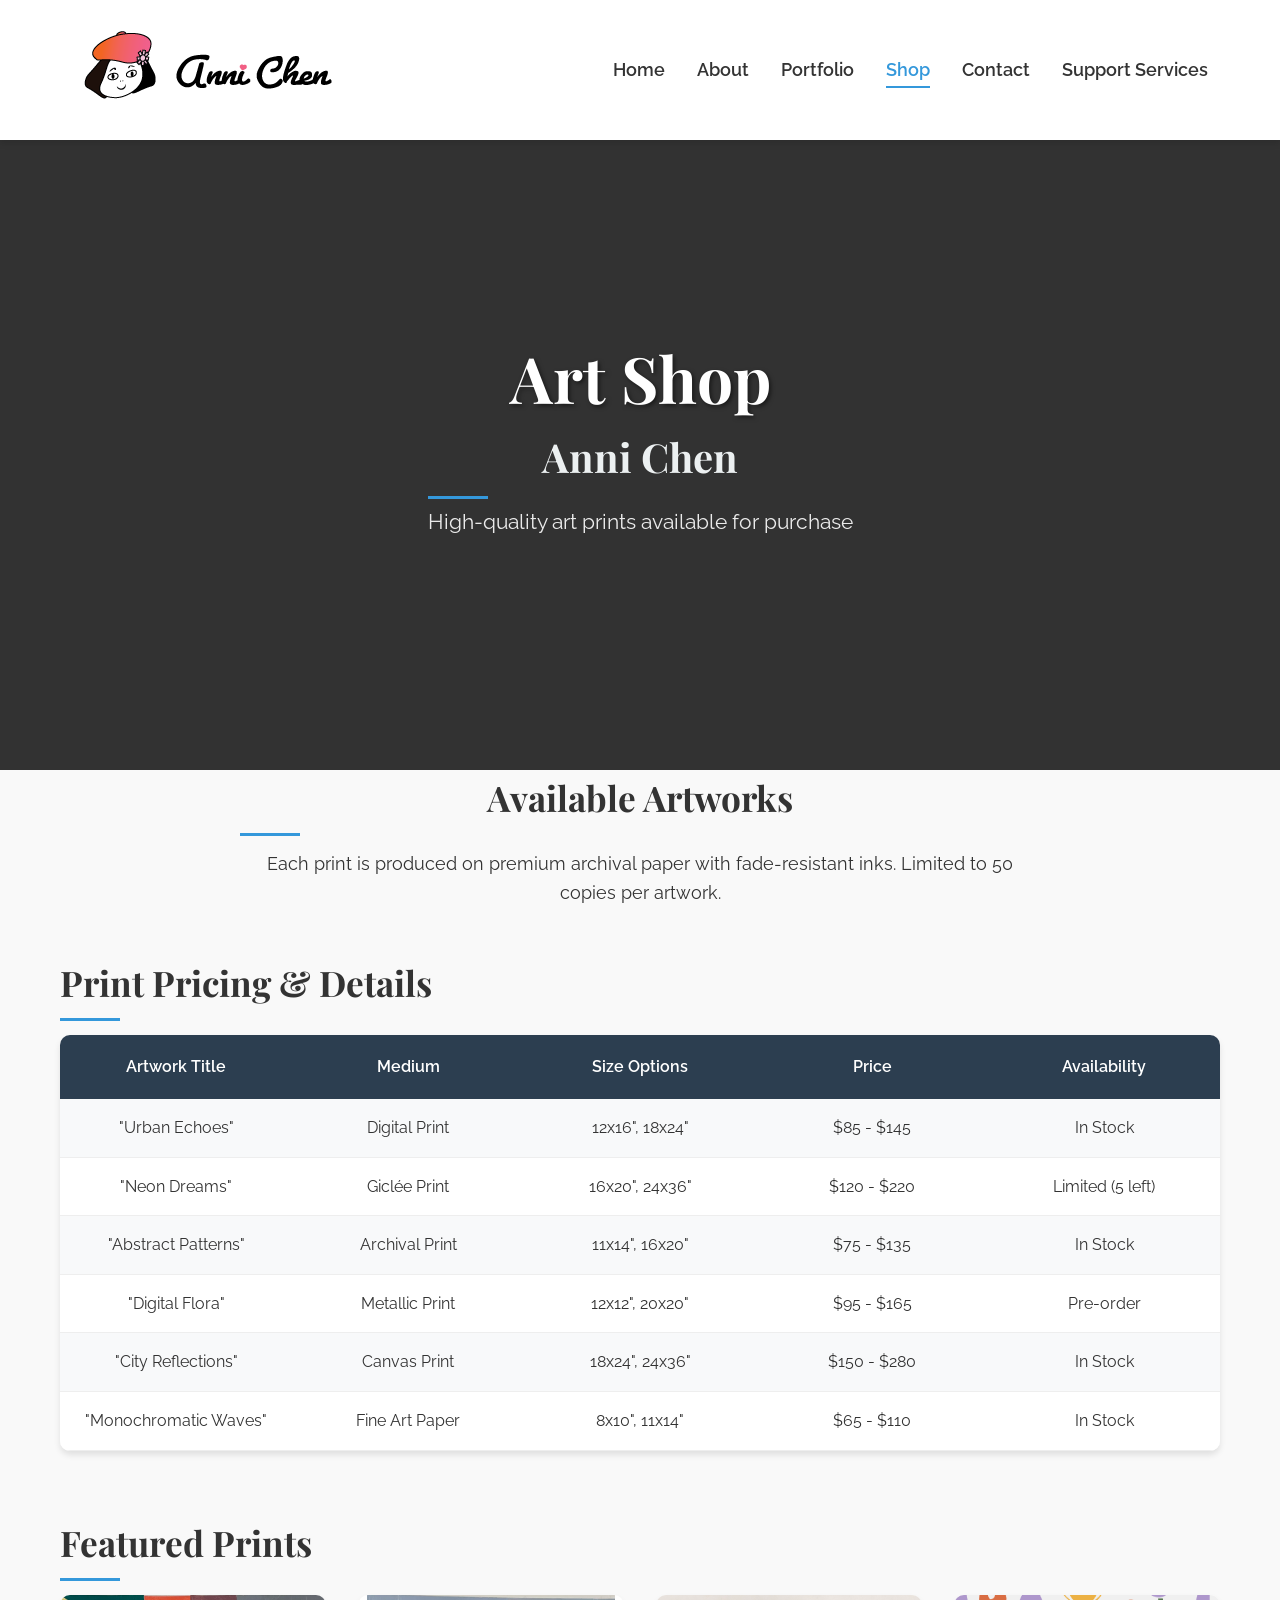
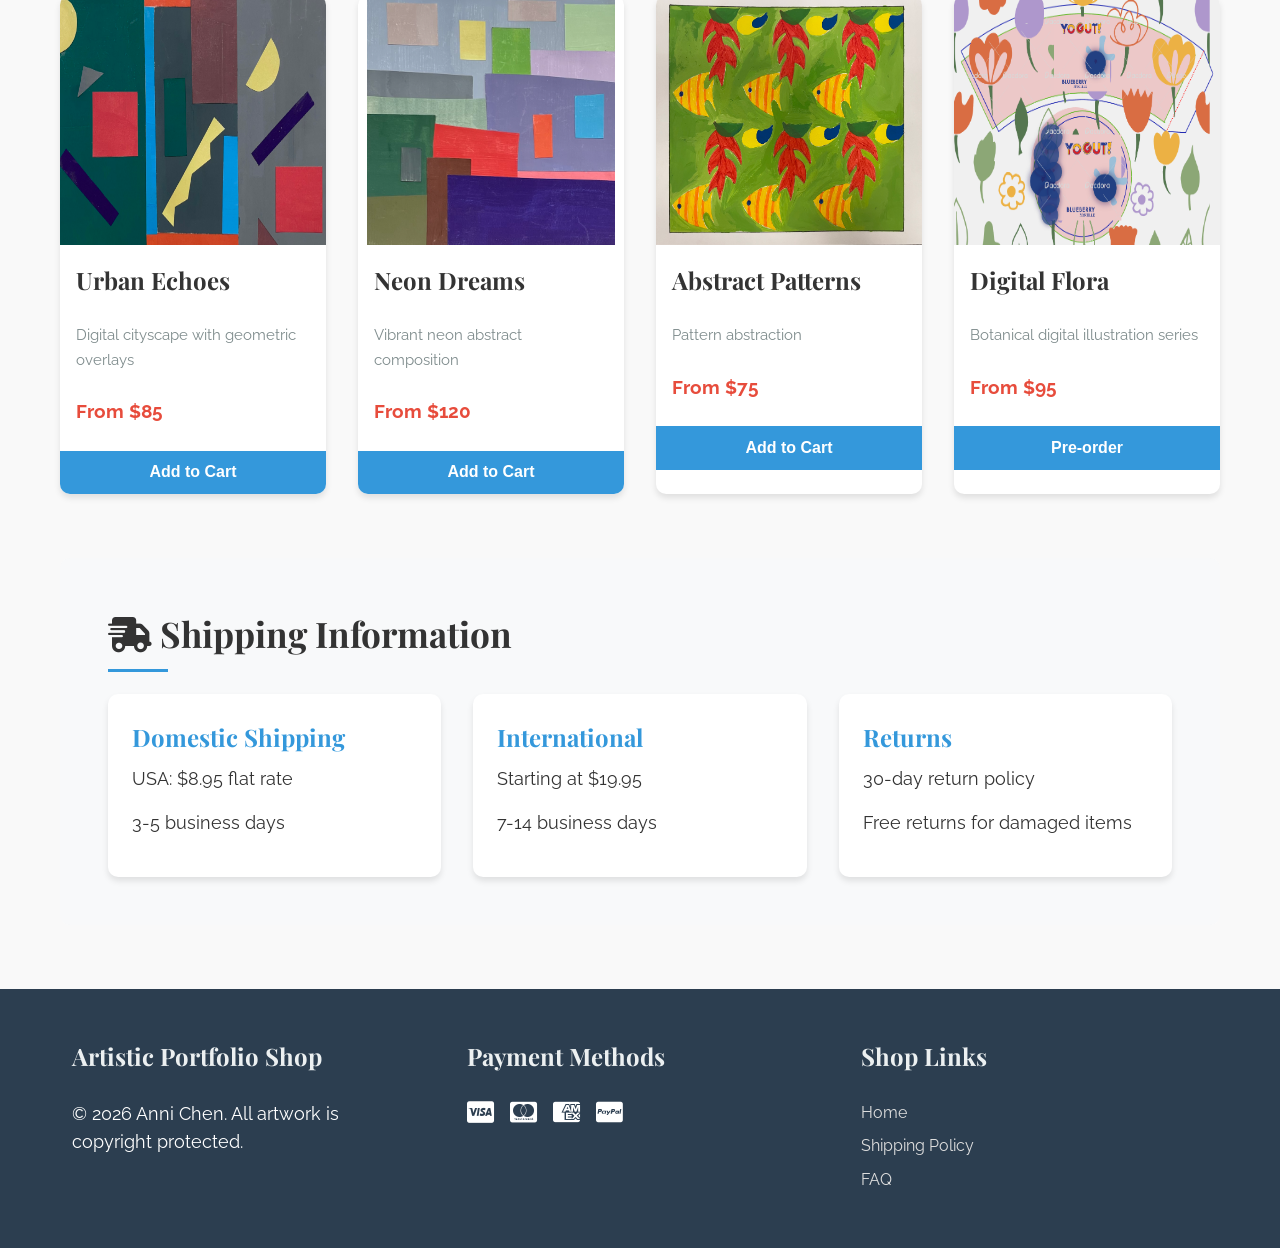
<file: shop.html>
<!DOCTYPE html>
<html lang="en">

<head>
    <meta charset="UTF-8">
    <meta name="viewport" content="width=device-width, initial-scale=1.0">
    <meta name="description"
        content="Official portfolio and online shop of Anni Chen, contemporary visual artist and designer based in Boston. Explore digital art, paintings, brand identity, and available fine art prints.">
    <meta name="keywords"
        content="Anni Chen, visual artist, digital art, contemporary art, paintings, brand identity, illustration, fine art prints, art shop, Boston artist">
    <title>Anni Chen Portfolio: Art Shop</title>
    <link rel="stylesheet" href="styles.css">
    <link rel="preconnect" href="https://fonts.googleapis.com">
    <link rel="preconnect" href="https://fonts.gstatic.com" crossorigin>
    <link
        href="https://fonts.googleapis.com/css2?family=Playfair+Display:wght@400;700&family=Raleway:wght@300;400;600&display=swap"
        rel="stylesheet">
    <link rel="stylesheet" href="https://cdnjs.cloudflare.com/ajax/libs/font-awesome/6.4.0/css/all.min.css">
</head>

<body>
    <!-- Navigation Menu -->
    <nav class="main-nav">
        <div class="nav-container">
            <div class="logo">
                <a href="index.html"><img src="images/Mark2026_anni_chen.png" alt="Anni Chen Logo"></a>
            </div>
            <button class="mobile-menu-btn" aria-label="Toggle menu">
                <i class="fas fa-bars"></i>
            </button>
            <ul class="nav-menu">
                <li><a href="index.html">Home</a></li>
                <li><a href="about.html">About</a></li>
                <li><a href="portfolio.html">Portfolio</a></li>
                <li><a href="shop.html" class="active">Shop</a></li>
                <li><a href="contact.html">Contact</a></li>
                <li><a href="services.html">Support Services</a></li>
            </ul>
        </div>
    </nav>

    <!-- Banner Section -->
    <header class="banner" id="shop-banner">
        <div class="banner-overlay">
            <div class="banner-content">
                <h1 class="site-title">Art Shop</h1>
                <h2 class="artist-name">Anni Chen</h2>
                <p class="tagline">High-quality art prints available for purchase</p>
            </div>
        </div>
    </header>

    <!-- Main Content -->
    <main class="container">
        <section class="shop-intro">
            <h2>Available Artworks</h2>
            <p>Each print is produced on premium archival paper with fade-resistant inks. Limited to 50 copies per
                artwork.</p>
        </section>

        <!-- Pricing Table -->
        <section class="pricing-section">
            <h2>Print Pricing & Details</h2>
            <div class="responsive-table">
                <div class="table-header">
                    <div class="table-cell">Artwork Title</div>
                    <div class="table-cell">Medium</div>
                    <div class="table-cell">Size Options</div>
                    <div class="table-cell">Price</div>
                    <div class="table-cell">Availability</div>
                </div>

                <div class="table-row">
                    <div class="table-cell">"Urban Echoes"</div>
                    <div class="table-cell">Digital Print</div>
                    <div class="table-cell">12x16", 18x24"</div>
                    <div class="table-cell">$85 - $145</div>
                    <div class="table-cell">In Stock</div>
                </div>

                <div class="table-row">
                    <div class="table-cell">"Neon Dreams"</div>
                    <div class="table-cell">Giclée Print</div>
                    <div class="table-cell">16x20", 24x36"</div>
                    <div class="table-cell">$120 - $220</div>
                    <div class="table-cell">Limited (5 left)</div>
                </div>

                <div class="table-row">
                    <div class="table-cell">"Abstract Patterns"</div>
                    <div class="table-cell">Archival Print</div>
                    <div class="table-cell">11x14", 16x20"</div>
                    <div class="table-cell">$75 - $135</div>
                    <div class="table-cell">In Stock</div>
                </div>

                <div class="table-row">
                    <div class="table-cell">"Digital Flora"</div>
                    <div class="table-cell">Metallic Print</div>
                    <div class="table-cell">12x12", 20x20"</div>
                    <div class="table-cell">$95 - $165</div>
                    <div class="table-cell">Pre-order</div>
                </div>

                <div class="table-row">
                    <div class="table-cell">"City Reflections"</div>
                    <div class="table-cell">Canvas Print</div>
                    <div class="table-cell">18x24", 24x36"</div>
                    <div class="table-cell">$150 - $280</div>
                    <div class="table-cell">In Stock</div>
                </div>

                <div class="table-row">
                    <div class="table-cell">"Monochromatic Waves"</div>
                    <div class="table-cell">Fine Art Paper</div>
                    <div class="table-cell">8x10", 11x14"</div>
                    <div class="table-cell">$65 - $110</div>
                    <div class="table-cell">In Stock</div>
                </div>
            </div>
        </section>

        <!-- Product Grid -->
        <section class="products-grid">
            <h2>Featured Prints</h2>
            <div class="products-container">
                <div class="product-card">
                    <img class="product-image"
                        style="height: 250px; display: block; margin-left: auto; margin-right: auto;"
                        src="images/shop_urban_echoes.jpg" alt="urban_echoes">
                    <h3>Urban Echoes</h3>
                    <p class="product-desc">Digital cityscape with geometric overlays</p>
                    <p class="product-price">From $85</p>
                    <button class="add-to-cart">Add to Cart</button>
                </div>

                <div class="product-card">
                    <img class="product-image"
                        style="height: 250px; display: block; margin-left: auto; margin-right: auto;"
                        src="images/shop_neon_dreams.png" alt="neon_dreams">
                    <h3>Neon Dreams</h3>
                    <p class="product-desc">Vibrant neon abstract composition</p>
                    <p class="product-price">From $120</p>
                    <button class="add-to-cart">Add to Cart</button>
                </div>

                <div class="product-card">
                    <img class="product-image"
                        style="height: 250px; display: block; margin-left: auto; margin-right: auto;"
                        src="images/shop_abstract_patterns.jpg" alt="abstract_patterns">
                    <h3>Abstract Patterns</h3>
                    <p class="product-desc">Pattern abstraction</p>
                    <p class="product-price">From $75</p>
                    <button class="add-to-cart">Add to Cart</button>
                </div>

                <div class="product-card">
                    <img class="product-image"
                        style="height: 250px; display: block; margin-left: auto; margin-right: auto;"
                        src="images/shop_digital_flora.png" alt="digital_flora">
                    <h3>Digital Flora</h3>
                    <p class="product-desc">Botanical digital illustration series</p>
                    <p class="product-price">From $95</p>
                    <button class="add-to-cart">Pre-order</button>
                </div>
            </div>
        </section>

        <section class="shipping-info">
            <h2><i class="fas fa-shipping-fast"></i> Shipping Information</h2>
            <div class="info-cards">
                <div class="info-card">
                    <h3>Domestic Shipping</h3>
                    <p>USA: $8.95 flat rate</p>
                    <p>3-5 business days</p>
                </div>
                <div class="info-card">
                    <h3>International</h3>
                    <p>Starting at $19.95</p>
                    <p>7-14 business days</p>
                </div>
                <div class="info-card">
                    <h3>Returns</h3>
                    <p>30-day return policy</p>
                    <p>Free returns for damaged items</p>
                </div>
            </div>
        </section>
    </main>

    <!-- Footer -->
    <footer>
        <div class="footer-content">
            <div class="footer-section">
                <h3>Artistic Portfolio Shop</h3>
                <p>© 2026 Anni Chen. All artwork is copyright protected.</p>
            </div>
            <div class="footer-section">
                <h3>Payment Methods</h3>
                <div class="payment-icons">
                    <i class="fab fa-cc-visa"></i>
                    <i class="fab fa-cc-mastercard"></i>
                    <i class="fab fa-cc-amex"></i>
                    <i class="fab fa-cc-paypal"></i>
                </div>
            </div>
            <div class="footer-section">
                <h3>Shop Links</h3>
                <ul>
                    <li><a href="index.html">Home</a></li>
                    <li><a href="#shipping">Shipping Policy</a></li>
                    <li><a href="#faq">FAQ</a></li>
                </ul>
            </div>
        </div>
    </footer>

    <script>
        // Mobile menu toggle
        document.querySelector('.mobile-menu-btn').addEventListener('click', function () {
            document.querySelector('.nav-menu').classList.toggle('show');
        });

        // Add to cart functionality
        document.querySelectorAll('.add-to-cart').forEach(button => {
            button.addEventListener('click', function () {
                const productName = this.parentElement.querySelector('h3').textContent;
                alert(`Added "${productName}" to your cart!`);
            });
        });
    </script>
</body>

</html>
</file>
<file: styles.css>
/* Reset and Base Styles */
* {
    margin: 0;
    padding: 0;
    box-sizing: border-box;
}

:root {
    --primary-color: #2c3e50;
    --secondary-color: #3498db;
    --accent-color: #e74c3c;
    --light-color: #ecf0f1;
    --dark-color: #2c3e50;
    --text-color: #333;
    --text-light: #7f8c8d;
    --shadow: 0 4px 6px rgba(0, 0, 0, 0.1);
    --transition: all 0.3s ease;
}

body {
    font-family: 'Raleway', sans-serif;
    line-height: 1.6;
    color: var(--text-color);
    background-color: #f9f9f9;
}

.container {
    width: 100%;
    max-width: 1200px;
    margin: 0 auto;
    padding: 0 20px;
}

/* Typography */
h1,
h2,
h3,
h4 {
    font-family: 'Playfair Display', serif;
    font-weight: 700;
    margin-bottom: 1rem;
}

h1 {
    font-size: 3rem;
    line-height: 1.2;
}

h2 {
    font-size: 2.2rem;
    margin-bottom: 1.5rem;
    position: relative;
}

h2:after {
    content: '';
    position: absolute;
    bottom: -10px;
    left: 0;
    width: 60px;
    height: 3px;
    background-color: var(--secondary-color);
}

h3 {
    font-size: 1.5rem;
}

p {
    margin-bottom: 1rem;
    font-size: 1.1rem;
}

/* Navigation */
.main-nav {
    background-color: white;
    box-shadow: var(--shadow);
    position: sticky;
    top: 0;
    z-index: 1000;
}

.nav-container {
    display: flex;
    justify-content: space-between;
    align-items: center;
    padding: 1rem 2rem;
    max-width: 1200px;
    margin: 0 auto;
}

.logo a {
    font-family: 'Playfair Display', serif;
    font-size: 1.8rem;
    font-weight: 700;
    color: var(--primary-color);
    text-decoration: none;
}

.nav-menu {
    display: flex;
    list-style: none;
}

.nav-menu li {
    margin-left: 2rem;
}

.nav-menu a {
    text-decoration: none;
    color: var(--text-color);
    font-weight: 600;
    font-size: 1.1rem;
    padding: 0.5rem 0;
    position: relative;
    transition: var(--transition);
}

.nav-menu a:hover,
.nav-menu a.active {
    color: var(--secondary-color);
}

.nav-menu a.active:after {
    content: '';
    position: absolute;
    bottom: 0;
    left: 0;
    width: 100%;
    height: 2px;
    background-color: var(--secondary-color);
}

.mobile-menu-btn {
    display: none;
    background: none;
    border: none;
    font-size: 1.5rem;
    color: var(--primary-color);
    cursor: pointer;
}

/* Banner */
.banner {
    height: 70vh;
    min-height: 500px;
    background-size: cover;
    background-position: center;
    background-repeat: no-repeat;
    position: relative;
    display: flex;
    align-items: center;
    justify-content: center;
    text-align: center;
    color: white;
}

#home-banner {
    background-image: linear-gradient(rgba(0, 0, 0, 0.6), rgba(0, 0, 0, 0.6)), url('https://images.unsplash.com/photo-1618005182384-a83a8bd57fbe?ixlib=rb-4.0.3&auto=format&fit=crop&w=1200&q=80');
}

#about-banner {
    background-image: linear-gradient(rgba(0, 0, 0, 0.6), rgba(0, 0, 0, 0.6)), url('https://images.unsplash.com/photo-1507525428034-b723cf961d3e?ixlib=rb-4.0.3&auto=format&fit=crop&w=1200&q=80');
}

#portfolio-banner {
    background-image: linear-gradient(rgba(0, 0, 0, 0.6), rgba(0, 0, 0, 0.6)), url('https://images.unsplash.com/photo-1550684848-fac1c5b4e853?ixlib=rb-4.0.3&auto=format&fit=crop&w=1200&q=80');
}

#shop-banner {
    background-image: linear-gradient(rgba(0, 0, 0, 0.6), rgba(0, 0, 0, 0.6)), url('https://images.unsplash.com/photo-1541701494587-cb58502866ab?ixlib=rb-4.0.3&auto=format&fit=crop&w=1200&q=80');
}

#contact-banner {
    background-image: linear-gradient(rgba(0, 0, 0, 0.6), rgba(0, 0, 0, 0.6)), url('https://images.unsplash.com/photo-1579546929518-9e396f3cc809?ixlib=rb-4.0.3&auto=format&fit=crop&w=1200&q=80');
}

#services-banner {
    background-image: linear-gradient(rgba(0, 0, 0, 0.6), rgba(0, 0, 0, 0.6)), url('https://images.unsplash.com/photo-1620641788421-7a1c342ea42e?ixlib=rb-4.0.3&auto=format&fit=crop&w=1200&q=80');
}

.banner-overlay {
    background-color: rgba(0, 0, 0, 0.5);
    width: 100%;
    height: 100%;
    display: flex;
    align-items: center;
    justify-content: center;
}

.banner-content {
    max-width: 800px;
    padding: 2rem;
}

.site-title {
    font-size: 4rem;
    margin-bottom: 0.5rem;
    text-shadow: 2px 2px 4px rgba(0, 0, 0, 0.5);
}

.artist-name {
    font-size: 2.5rem;
    margin-bottom: 1rem;
    color: var(--light-color);
}

.tagline {
    font-size: 1.3rem;
    margin-bottom: 2rem;
    opacity: 0.9;
}

.cta-button {
    display: inline-block;
    background-color: var(--secondary-color);
    color: white;
    padding: 0.8rem 2rem;
    border-radius: 30px;
    text-decoration: none;
    font-weight: 600;
    font-size: 1.1rem;
    transition: var(--transition);
    border: 2px solid var(--secondary-color);
}

.cta-button:hover {
    background-color: transparent;
    color: white;
}

/* Main Content Sections */
main {
    padding: 4rem 0;
}

.intro-section {
    display: flex;
    flex-wrap: wrap;
    gap: 3rem;
    margin-bottom: 4rem;
    align-items: center;
}

.intro-text {
    flex: 1;
    min-width: 300px;
}

.featured-work {
    flex: 1;
    min-width: 300px;
    display: flex;
    gap: 2rem;
}

.work-preview {
    flex: 1;
    text-align: center;
}

.about-image {
    height: auto;
    background-color: #f0f0f0;
    border-radius: 10px;
    margin-bottom: 1rem;
    max-width: 100%;
}

.quick-links {
    display: flex;
    flex-wrap: wrap;
    gap: 2rem;
    margin-bottom: 4rem;
    justify-content: center;
}

.link-card {
    flex: 1;
    min-width: 250px;
    background-color: white;
    padding: 2rem;
    border-radius: 10px;
    text-align: center;
    text-decoration: none;
    color: var(--text-color);
    box-shadow: var(--shadow);
    transition: var(--transition);
}

.link-card:hover {
    transform: translateY(-5px);
    box-shadow: 0 10px 20px rgba(0, 0, 0, 0.1);
}

.link-card i {
    font-size: 2.5rem;
    color: var(--secondary-color);
    margin-bottom: 1rem;
}

/* Shop Page Styles */
.shop-intro {
    text-align: center;
    margin-bottom: 3rem;
    max-width: 800px;
    margin-left: auto;
    margin-right: auto;
}

/* Responsive Table */
.pricing-section {
    margin-bottom: 4rem;
}

.responsive-table {
    display: flex;
    flex-direction: column;
    border-radius: 10px;
    overflow: hidden;
    box-shadow: var(--shadow);
}

.table-header {
    display: flex;
    background-color: var(--primary-color);
    color: white;
    font-weight: 600;
}

.table-row {
    display: flex;
    background-color: white;
    transition: var(--transition);
}

.table-row:nth-child(even) {
    background-color: #f8f9fa;
}

.table-row:hover {
    background-color: #e8f4fc;
}

.table-cell {
    flex: 1;
    padding: 1rem;
    display: flex;
    align-items: center;
    justify-content: center;
    text-align: center;
    border-bottom: 1px solid #eee;
}

.table-header .table-cell {
    padding: 1.2rem 1rem;
    border-bottom: none;
}

/* Products Grid */
.products-grid {
    margin-bottom: 4rem;
}

.products-container {
    display: flex;
    flex-wrap: wrap;
    gap: 2rem;
    justify-content: center;
}

.product-card {
    flex: 1;
    min-width: 250px;
    max-width: 300px;
    background-color: white;
    border-radius: 10px;
    overflow: hidden;
    box-shadow: var(--shadow);
    transition: transform 0.3s ease, opacity 0.3s ease;
}

.product-card:hover {
    transform: translateY(-10px);
    box-shadow: 0 15px 30px rgba(0, 0, 0, 0.15);
}

.product-image {
    height: auto;
    background-color: #f0f0f0;
    max-width: 100%;
}

.product-card h3 {
    padding: 1rem 1rem 0.5rem;
}

.product-desc {
    padding: 0 1rem;
    color: var(--text-light);
    font-size: 0.95rem;
}

.product-price {
    padding: 0.5rem 1rem;
    font-weight: 700;
    color: var(--accent-color);
    font-size: 1.2rem;
}

.add-to-cart {
    display: block;
    width: 100%;
    padding: 0.8rem;
    background-color: var(--secondary-color);
    color: white;
    border: none;
    font-weight: 600;
    font-size: 1rem;
    cursor: pointer;
    transition: var(--transition);
}

.add-to-cart:hover {
    background-color: var(--primary-color);
}

/* Shipping Info */
.shipping-info {
    background-color: #f8f9fa;
    padding: 3rem;
    border-radius: 10px;
    margin-bottom: 4rem;
}

.info-cards {
    display: flex;
    flex-wrap: wrap;
    gap: 2rem;
    margin-top: 2rem;
}

.info-card {
    flex: 1;
    min-width: 200px;
    background-color: white;
    padding: 1.5rem;
    border-radius: 10px;
    box-shadow: var(--shadow);
}

.info-card h3 {
    color: var(--secondary-color);
    margin-bottom: 0.5rem;
}

/* Footer */
footer {
    background-color: var(--primary-color);
    color: white;
    padding: 3rem 0;
}

.footer-content {
    display: flex;
    flex-wrap: wrap;
    gap: 3rem;
    max-width: 1200px;
    margin: 0 auto;
    padding: 0 2rem;
}

.footer-section {
    flex: 1;
    min-width: 250px;
}

.footer-section h3 {
    margin-bottom: 1.5rem;
    color: var(--light-color);
}

.footer-section ul {
    list-style: none;
}

.footer-section ul li {
    margin-bottom: 0.5rem;
}

.footer-section a {
    color: #ddd;
    text-decoration: none;
    transition: var(--transition);
}

.footer-section a:hover {
    color: white;
    padding-left: 5px;
}

.social-links,
.payment-icons {
    display: flex;
    gap: 1rem;
    font-size: 1.5rem;
}

.social-links a,
.payment-icons i {
    color: white;
    transition: var(--transition);
}

.social-links a:hover {
    color: var(--secondary-color);
}

/* portfolio page */
.filter-buttons {
    display: flex;
    justify-content: center;
    gap: 1rem;
    margin-bottom: 3rem;
    flex-wrap: wrap;
}

.filter-btn {
    background-color: white;
    border: 2px solid var(--primary-color);
    color: var(--primary-color);
    padding: 0.5rem 1.5rem;
    border-radius: 20px;
    cursor: pointer;
    font-weight: 600;
    transition: var(--transition);
}

.filter-btn.active,
.filter-btn:hover {
    background-color: var(--primary-color);
    color: white;
}

.product-card.hide {
    display: none;
}

/* contact page */
.contact-wrapper {
    display: flex;
    flex-wrap: wrap;
    gap: 3rem;
    background: white;
    padding: 3rem;
    border-radius: 10px;
    box-shadow: var(--shadow);
    margin-bottom: 4rem;
}

.contact-form-section {
    flex: 2;
    min-width: 300px;
}

.contact-info-section {
    flex: 1;
    min-width: 250px;
    background-color: #f8f9fa;
    padding: 2rem;
    border-radius: 8px;
}

.form-row {
    display: flex;
    gap: 1rem;
}

.form-row .form-group {
    flex: 1;
}

.form-group {
    margin-bottom: 1.5rem;
}

.form-group label {
    display: block;
    margin-bottom: 0.5rem;
    font-weight: 600;
}

.form-group input,
.form-group textarea {
    width: 100%;
    padding: 0.8rem;
    border: 1px solid #ccc;
    border-radius: 5px;
    font-family: inherit;
}

.form-group textarea {
    resize: vertical;
    height: 150px;
}

.error-message {
    color: var(--accent-color);
    font-size: 0.85rem;
    margin-top: 0.3rem;
    display: none;
}

.form-group.error input {
    border-color: var(--accent-color);
}

.form-group.error .error-message {
    display: block;
}

.checkbox-group {
    display: flex;
    align-items: center;
    gap: 0.5rem;
    margin-bottom: 1.5rem;
}

.submit-btn {
    background-color: var(--secondary-color);
    color: white;
    border: none;
    padding: 0.8rem 2rem;
    font-weight: 600;
    border-radius: 30px;
    cursor: pointer;
    transition: var(--transition);
}

.submit-btn:hover {
    background-color: var(--primary-color);
}

/* support services page */
.services-container {
    max-width: 900px;
    margin: 0 auto;
    background: white;
    padding: 3rem;
    border-radius: 10px;
    box-shadow: var(--shadow);
    margin-bottom: 4rem;
}

/* Ordered list for major categories */
ol.major-categories {
    list-style-type: decimal;
    padding-left: 20px;
}

ol.major-categories>li {
    font-family: 'Playfair Display', serif;
    font-size: 1.5rem;
    font-weight: 700;
    color: var(--primary-color);
    margin-top: 2rem;
    margin-bottom: 1rem;
}

/* Image-styled unordered lists for specific hours/items */
ul.image-styled-list {
    list-style: none;
    padding-left: 0;
    margin-bottom: 1.5rem;
}

ul.image-styled-list li {
    position: relative;
    padding-left: 35px;
    margin-bottom: 0.8rem;
    font-family: 'Raleway', sans-serif;
    font-size: 1.1rem;
    color: var(--text-color);
    font-weight: 400;
}

ul.image-styled-list li::before {
    content: '\f058';
    /* FontAwesome check-circle */
    font-family: 'Font Awesome 6 Free';
    font-weight: 900;
    position: absolute;
    left: 0;
    top: 2px;
    color: var(--secondary-color);
    font-size: 1.2rem;
}

.external-links-box {
    background-color: #f8f9fa;
    padding: 2rem;
    border-radius: 8px;
    margin-top: 2rem;
}

.external-links-box h3 {
    color: var(--primary-color);
    margin-bottom: 1rem;
}

.external-links-box ul {
    list-style: none;
    padding-left: 0;
}

.external-links-box ul li {
    margin-bottom: 0.5rem;
}

.external-links-box ul li a {
    color: var(--secondary-color);
    text-decoration: none;
    font-weight: 600;
    transition: var(--transition);
}

.external-links-box ul li a:hover {
    text-decoration: underline;
    color: var(--primary-color);
}

/* Responsive Design, Media Queries */
@media (max-width: 992px) {
    h1 {
        font-size: 2.5rem;
    }

    h2 {
        font-size: 2rem;
    }

    .site-title {
        font-size: 3rem;
    }

    .artist-name {
        font-size: 2rem;
    }

    .table-header,
    .table-row {
        flex-wrap: wrap;
    }

    .table-cell {
        flex: 1 0 50%;
        justify-content: flex-start;
        text-align: left;
        padding-left: 2rem;
    }

    .table-header .table-cell {
        justify-content: flex-start;
    }
}

@media (max-width: 768px) {
    .nav-menu {
        position: fixed;
        top: 70px;
        left: 0;
        width: 100%;
        background-color: white;
        flex-direction: column;
        align-items: center;
        padding: 2rem 0;
        box-shadow: 0 5px 10px rgba(0, 0, 0, 0.1);
        transform: translateY(-100%);
        opacity: 0;
        transition: var(--transition);
        z-index: 999;
    }

    .nav-menu.show {
        transform: translateY(0);
        opacity: 1;
    }

    .nav-menu li {
        margin: 1rem 0;
    }

    .mobile-menu-btn {
        display: block;
    }

    .intro-section,
    .featured-work {
        flex-direction: column;
    }

    .banner {
        height: 60vh;
        min-height: 400px;
    }

    .site-title {
        font-size: 2.5rem;
    }

    .table-cell {
        flex: 1 0 100%;
    }

    .footer-content {
        flex-direction: column;
        gap: 2rem;
    }
}

@media (max-width: 576px) {
    .container {
        padding: 0 15px;
    }

    h1 {
        font-size: 2rem;
    }

    h2 {
        font-size: 1.8rem;
    }

    .banner {
        height: 50vh;
        min-height: 300px;
    }

    .site-title {
        font-size: 2rem;
    }

    .artist-name {
        font-size: 1.5rem;
    }

    .quick-links,
    .products-container,
    .info-cards {
        flex-direction: column;
    }

    .link-card,
    .product-card,
    .info-card {
        min-width: 100%;
    }

    .shipping-info {
        padding: 2rem 1rem;
    }
}
</file>
